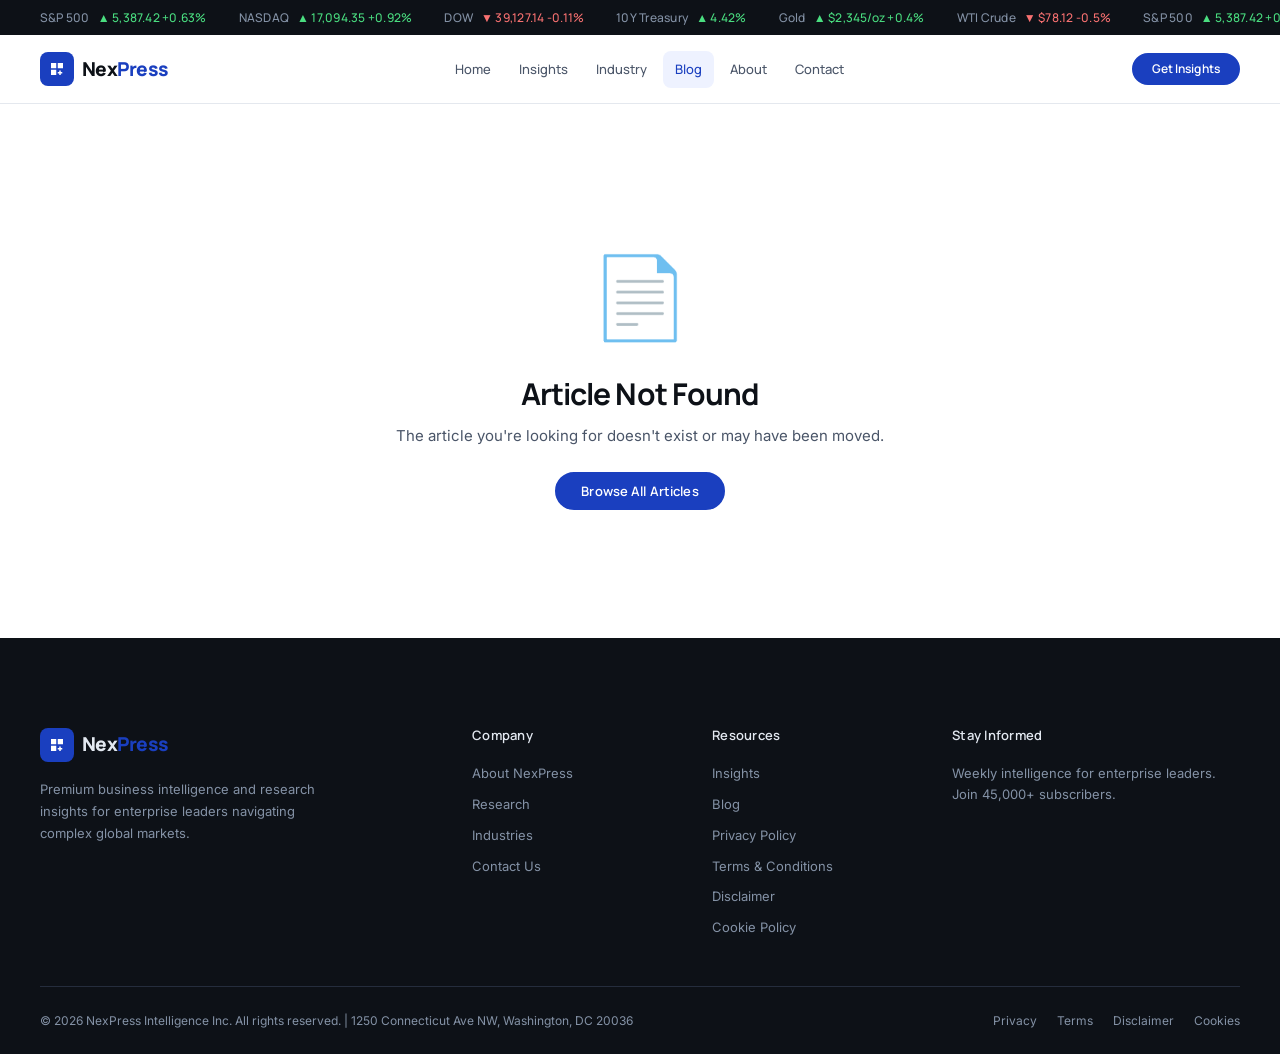
<file: blog-post.html>
<!DOCTYPE html>
<html lang="en">
<head>
  <meta charset="UTF-8">
  <meta name="viewport" content="width=device-width, initial-scale=1.0">
  <title id="pageTitle">Article — NexPress</title>
  <meta name="description" id="pageDesc" content="NexPress business intelligence article.">
  <link rel="stylesheet" href="css/style.css">
  <style>
    .post-hero {
      background: var(--c-ink);
      padding: clamp(3rem, 6vw, 6rem) 0 0;
      position: relative;
      overflow: hidden;
    }
    .post-hero::before {
      content:''; position:absolute; inset:0;
      background: linear-gradient(to bottom, rgba(13,17,23,0.7) 0%, var(--c-ink) 100%);
      z-index:1;
    }
    .post-hero-bg {
      position:absolute; inset:0; z-index:0;
      object-fit:cover; width:100%; height:100%; opacity:0.35;
    }
    .post-hero-inner { position:relative; z-index:2; max-width:860px; }
    .post-hero-cat {
      display:inline-flex; align-items:center;
      padding:0.35rem 0.875rem; background:rgba(26,63,191,0.25);
      border:1px solid rgba(26,63,191,0.4); border-radius:var(--r-pill);
      font-family:var(--ff-display); font-weight:var(--fw-semibold);
      font-size:var(--fs-xs); letter-spacing:var(--ls-wide); text-transform:uppercase;
      color:#7B93FF; margin-bottom:1.25rem;
    }
    .post-hero-title {
      font-family:var(--ff-display); font-weight:var(--fw-extrabold);
      font-size:clamp(var(--fs-2xl), 4.5vw, var(--fs-4xl));
      letter-spacing:var(--ls-tight); line-height:var(--lh-snug);
      color:#fff; margin-bottom:1.5rem;
    }
    .post-hero-meta {
      display:flex; align-items:center; gap:1.5rem; flex-wrap:wrap;
      font-size:var(--fs-sm); color:rgba(226,232,240,0.65); padding-bottom:2rem;
      font-family:var(--ff-display);
    }
    .post-hero-divider { width:1px; height:14px; background:rgba(226,232,240,0.25); }
    .post-featured-img {
      display:block; width:100%; max-width:860px;
      aspect-ratio:16/7; object-fit:cover;
      border-radius:var(--r-xl) var(--r-xl) 0 0;
      position:relative; z-index:2;
    }
    .post-body-wrap {
      display:grid; grid-template-columns:1fr 300px; gap:3rem; align-items:start;
      padding:3rem 0 5rem;
    }
    @media(max-width:900px){ .post-body-wrap{grid-template-columns:1fr;} .post-sidebar{display:none;} }
    .post-sidebar { position:sticky; top:100px; }
    .sidebar-card {
      background:var(--c-surface); border:1px solid var(--c-border);
      border-radius:var(--r-xl); padding:1.5rem; margin-bottom:1.25rem;
    }
    .sidebar-card-title { font-family:var(--ff-display); font-weight:var(--fw-bold); font-size:var(--fs-sm); color:var(--c-ink); margin-bottom:1rem; }
    .sidebar-tags { display:flex; flex-wrap:wrap; gap:0.5rem; }
    .sidebar-tag { padding:0.3rem 0.75rem; background:var(--c-bg); border:1px solid var(--c-border); border-radius:var(--r-pill); font-size:var(--fs-xs); color:var(--c-ink-3); font-family:var(--ff-display); font-weight:var(--fw-medium); }
    .related-item { display:flex; gap:0.875rem; padding:0.875rem 0; border-bottom:1px solid var(--c-border); text-decoration:none; }
    .related-item:last-child{border-bottom:none;}
    .related-img { width:60px; height:48px; object-fit:cover; border-radius:var(--r-sm); flex-shrink:0; }
    .related-title { font-family:var(--ff-display); font-weight:var(--fw-semibold); font-size:var(--fs-xs); color:var(--c-ink); line-height:1.4; }
    .related-cat { font-size:10px; color:var(--c-accent); font-family:var(--ff-display); font-weight:var(--fw-semibold); text-transform:uppercase; letter-spacing:0.05em; margin-bottom:0.25rem; }
    .share-btns { display:flex; gap:0.5rem; }
    .share-btn {
      flex:1; padding:0.6rem; border-radius:var(--r-md); border:1.5px solid var(--c-border);
      background:var(--c-bg); font-family:var(--ff-display); font-weight:var(--fw-semibold);
      font-size:var(--fs-xs); color:var(--c-ink-3); cursor:pointer; text-align:center;
      transition:all var(--trans-fast);
    }
    .share-btn:hover{background:var(--c-accent);border-color:var(--c-accent);color:#fff;}
    .post-footer-cta {
      background:linear-gradient(135deg,var(--c-accent),var(--c-accent-mid));
      border-radius:var(--r-2xl); padding:3rem; text-align:center; margin:3rem 0;
    }
    .post-footer-cta h3 { font-family:var(--ff-display); font-size:var(--fs-2xl); font-weight:var(--fw-extrabold); color:#fff; margin-bottom:0.75rem; }
    .post-footer-cta p { color:rgba(255,255,255,0.75); margin-bottom:1.5rem; }
    #notFound { text-align:center; padding:8rem 2rem; }
  </style>
</head>
<body>

<header class="navbar" id="siteNavbar" role="banner"></header>
<div id="siteModals"></div>

<main id="postMain"></main>

<div id="notFound" style="display:none;">
  <div class="container">
    <div style="font-size:5rem;margin-bottom:1rem;">📄</div>
    <h1 style="font-family:var(--ff-display);font-size:var(--fs-2xl);margin-bottom:0.75rem;">Article Not Found</h1>
    <p style="color:var(--c-ink-3);margin-bottom:1.5rem;">The article you're looking for doesn't exist or may have been moved.</p>
    <a href="blog.html" class="btn btn-primary">Browse All Articles</a>
  </div>
</div>

<footer class="footer" id="siteFooter"></footer>

<script src="data/blogs-data.js"></script>
<script src="js/page-shell.js"></script>
<script src="js/main.js"></script>
<script>PageShell.init('Blog');
(function() {
  const params = new URLSearchParams(window.location.search);
  const id = params.get('id');
  const main = document.getElementById('postMain');
  const notFound = document.getElementById('notFound');

  if (!id) { notFound.style.display = ''; return; }

  const blog = (typeof BLOGS_DATA !== 'undefined') ? BLOGS_DATA.find(b => b.id === id) : null;
  if (!blog) { notFound.style.display = ''; return; }

  document.title = blog.title + ' — NexPress';
  document.getElementById('pageTitle').textContent = blog.title + ' — NexPress';
  document.getElementById('pageDesc').content = blog.excerpt;

  const related = (typeof BLOGS_DATA !== 'undefined') ? BLOGS_DATA.filter(b => b.id !== id).slice(0, 3) : [];

  main.innerHTML = `
    <section class="post-hero">
      <img class="post-hero-bg" src="${blog.image}" alt="" aria-hidden="true">
      <div class="container">
        <div class="post-hero-inner">
          <nav class="breadcrumb" aria-label="Breadcrumb">
            <a href="index.html">Home</a>
            <span class="breadcrumb-sep" aria-hidden="true">›</span>
            <a href="blog.html">Blog</a>
            <span class="breadcrumb-sep" aria-hidden="true">›</span>
            <span>${blog.category}</span>
          </nav>
          <div class="post-hero-cat">${blog.category}</div>
          <h1 class="post-hero-title">${blog.title}</h1>
          <div class="post-hero-meta">
            <span>${blog.author}</span>
            <span class="post-hero-divider"></span>
            <span>${blog.date}</span>
            <span class="post-hero-divider"></span>
            <span>${blog.readTime}</span>
          </div>
        </div>
        <img class="post-featured-img" src="${blog.image}" alt="${blog.title}" loading="eager">
      </div>
    </section>

    <section style="background:var(--c-bg);">
      <div class="container">
        <div class="post-body-wrap">
          <article>
            <div class="post-content">${blog.content}</div>
            
            ${related.length ? `
            <section aria-labelledby="related-heading">
              <h2 id="related-heading" style="font-family:var(--ff-display);font-size:var(--fs-xl);font-weight:var(--fw-extrabold);color:var(--c-ink);margin-bottom:1.5rem;">More Insights</h2>
              <div class="grid-3">
                ${related.map(r => `
                <a href="blog-post.html?id=${r.id}" class="blog-card" style="text-decoration:none;">
                  <div class="blog-card-image"><img src="${r.image}" alt="${r.title}" loading="lazy"></div>
                  <div class="blog-card-body">
                    <div class="blog-card-meta"><span class="blog-card-cat">${r.category}</span><span class="blog-card-date">${r.date}</span></div>
                    <h3 class="blog-card-title">${r.title}</h3>
                    <div class="blog-card-footer"><span class="blog-card-read">Read More <svg fill="none" viewBox="0 0 24 24" stroke="currentColor" stroke-width="2"><path d="M5 12h14M12 5l7 7-7 7"/></svg></span></div>
                  </div>
                </a>`).join('')}
              </div>
            </section>` : ''}
          </article>

          <aside class="post-sidebar" aria-label="Article sidebar">
            <div class="sidebar-card">
              <div class="sidebar-card-title">Share This Article</div>
              <div class="share-btns">
                <button class="share-btn" onclick="window.open('https://twitter.com/intent/tweet?text='+encodeURIComponent(document.title)+'&url='+encodeURIComponent(location.href))">𝕏 Twitter</button>
                <button class="share-btn" onclick="window.open('https://www.linkedin.com/sharing/share-offsite/?url='+encodeURIComponent(location.href))">in LinkedIn</button>
              </div>
            </div>
            <div class="sidebar-card">
              <div class="sidebar-card-title">Tags</div>
              <div class="sidebar-tags">${(blog.tags || []).map(t => `<span class="sidebar-tag">${t}</span>`).join('')}</div>
            </div>
            ${related.length ? `
            <div class="sidebar-card">
              <div class="sidebar-card-title">Related Articles</div>
              ${related.map(r => `
              <a href="blog-post.html?id=${r.id}" class="related-item">
                <img class="related-img" src="${r.image}" alt="${r.title}" loading="lazy">
                <div><div class="related-cat">${r.category}</div><div class="related-title">${r.title}</div></div>
              </a>`).join('')}
            </div>` : ''}
            <div class="sidebar-card" style="background:var(--c-accent);border-color:var(--c-accent);">
              <div style="font-family:var(--ff-display);font-weight:var(--fw-bold);color:#fff;margin-bottom:0.5rem;">Get Weekly Insights</div>
              <p style="font-size:var(--fs-xs);color:rgba(255,255,255,0.8);margin-bottom:1rem;line-height:1.6;">Join 45,000+ leaders who read NexPress every week.</p>
              <button class="btn btn-white btn-sm" data-cta style="width:100%;justify-content:center;">Subscribe Free</button>
            </div>
          </aside>
        </div>
      </div>
    </section>
  `;
})();
</script>

</body>
</html>
</file>
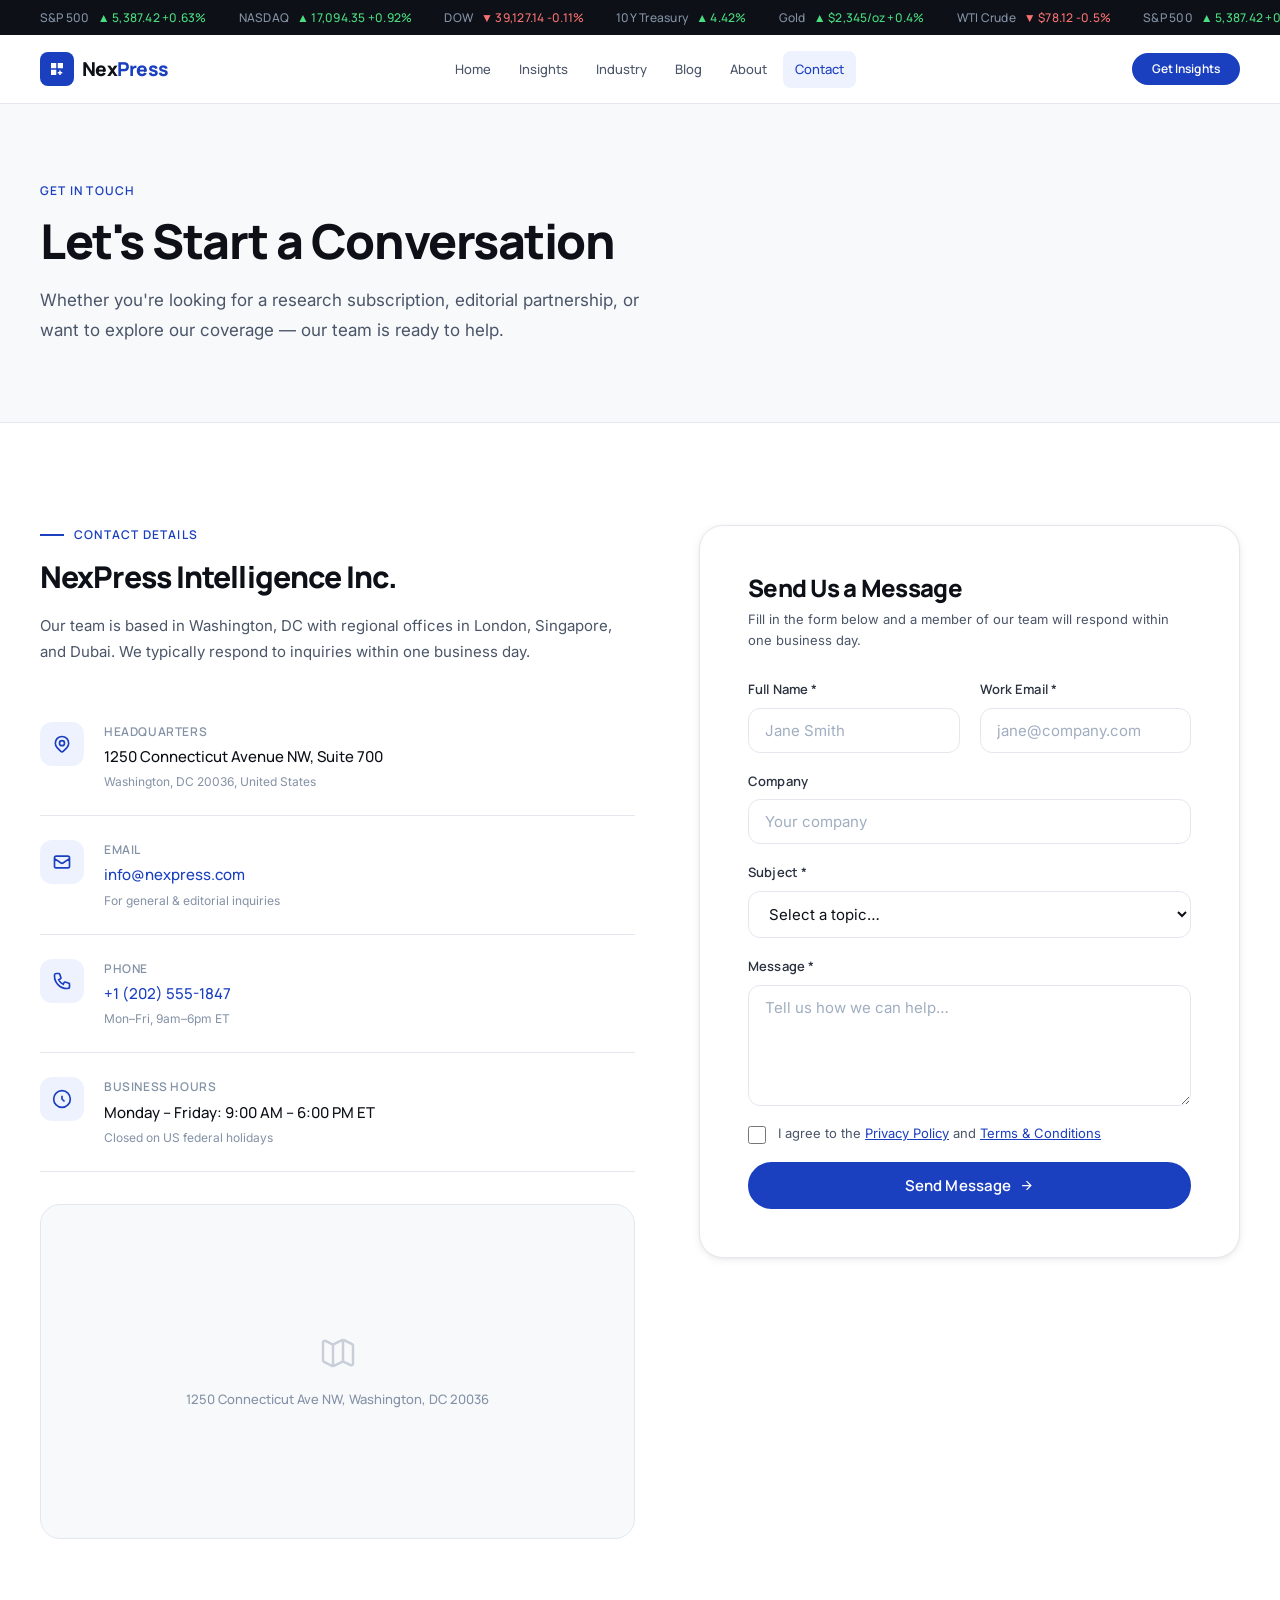
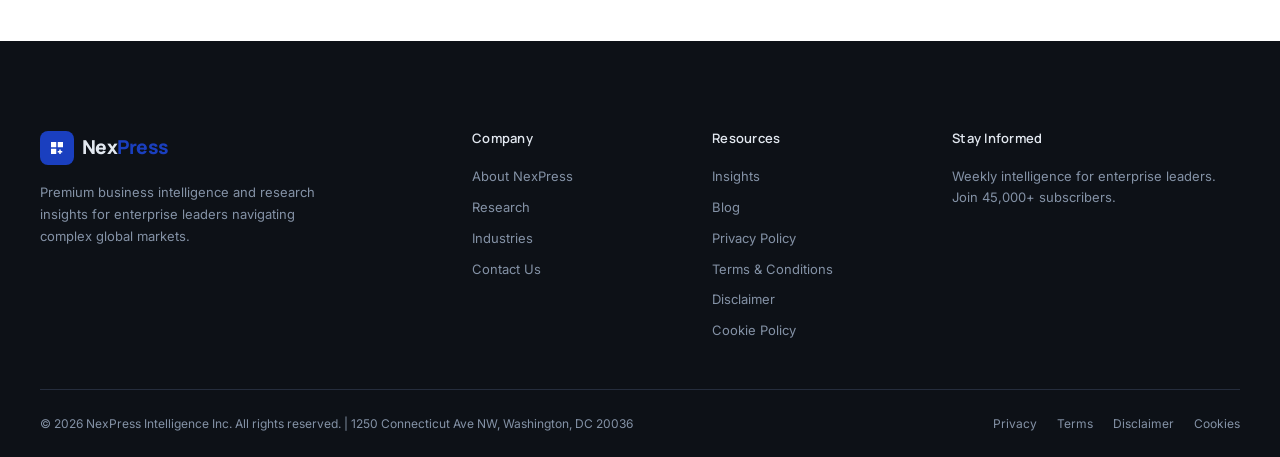
<file: contact.html>
<!DOCTYPE html>
<html lang="en">
<head>
  <meta charset="UTF-8">
  <meta name="viewport" content="width=device-width, initial-scale=1.0">
  <title>Contact — NexPress Business Intelligence</title>
  <meta name="description" content="Get in touch with the NexPress team. We're here to help with research subscriptions, editorial partnerships, and media inquiries.">
  <link rel="stylesheet" href="css/style.css">
  <style>
    .contact-layout { display:grid; grid-template-columns:1.1fr 1fr; gap:4rem; align-items:start; }
    @media(max-width:860px){ .contact-layout{grid-template-columns:1fr;} }
    .contact-form-card { background:var(--c-bg); border:1px solid var(--c-border); border-radius:var(--r-2xl); padding:clamp(2rem,4vw,3rem); box-shadow:var(--shadow-sm); }
    .form-success { display:none; text-align:center; padding:3rem 1rem; }
    .form-success-icon { width:64px; height:64px; background:var(--c-accent-soft); border-radius:50%; display:flex; align-items:center; justify-content:center; margin:0 auto 1.25rem; }
    .form-success-icon svg { width:32px; height:32px; color:var(--c-accent); }
  </style>
</head>
<body>
  <header class="navbar" id="siteNavbar" role="banner"></header>
  <div id="siteModals"></div>

  <main>
    <section class="page-hero">
      <div class="container">
        <div class="page-hero-eyebrow">Get In Touch</div>
        <h1 class="page-hero-title">Let's Start a Conversation</h1>
        <p class="page-hero-lead">Whether you're looking for a research subscription, editorial partnership, or want to explore our coverage — our team is ready to help.</p>
      </div>
    </section>

    <section class="section">
      <div class="container">
        <div class="contact-layout">
          <!-- Info Side -->
          <div>
            <div class="section-eyebrow">Contact Details</div>
            <h2 class="section-title" style="font-size:var(--fs-2xl);">NexPress Intelligence Inc.</h2>
            <p style="font-size:var(--fs-base);color:var(--c-ink-3);line-height:var(--lh-relaxed);margin-bottom:2rem;">Our team is based in Washington, DC with regional offices in London, Singapore, and Dubai. We typically respond to inquiries within one business day.</p>

            <div>
              <div class="contact-info-item">
                <div class="contact-info-icon" aria-hidden="true">
                  <svg fill="none" viewBox="0 0 24 24" stroke="currentColor" stroke-width="2"><path d="M17.657 16.657 13.414 20.9a1.998 1.998 0 0 1-2.827 0l-4.244-4.243a8 8 0 1 1 11.314 0z"/><path d="M15 11a3 3 0 1 1-6 0 3 3 0 0 1 6 0z"/></svg>
                </div>
                <div>
                  <div class="contact-info-label">Headquarters</div>
                  <div class="contact-info-value">1250 Connecticut Avenue NW, Suite 700</div>
                  <div class="contact-info-sub">Washington, DC 20036, United States</div>
                </div>
              </div>
              <div class="contact-info-item">
                <div class="contact-info-icon" aria-hidden="true">
                  <svg fill="none" viewBox="0 0 24 24" stroke="currentColor" stroke-width="2"><path d="M3 8l7.89 5.26a2 2 0 0 0 2.22 0L21 8M5 19h14a2 2 0 0 0 2-2V7a2 2 0 0 0-2-2H5a2 2 0 0 0-2 2v10a2 2 0 0 0 2 2z"/></svg>
                </div>
                <div>
                  <div class="contact-info-label">Email</div>
                  <div class="contact-info-value"><a href="mailto:info@nexpress.com" style="color:var(--c-accent);">info@nexpress.com</a></div>
                  <div class="contact-info-sub">For general &amp; editorial inquiries</div>
                </div>
              </div>
              <div class="contact-info-item">
                <div class="contact-info-icon" aria-hidden="true">
                  <svg fill="none" viewBox="0 0 24 24" stroke="currentColor" stroke-width="2"><path d="M3 5a2 2 0 0 1 2-2h3.28a1 1 0 0 1 .948.684l1.498 4.493a1 1 0 0 1-.502 1.21l-2.257 1.13a11.042 11.042 0 0 0 5.516 5.516l1.13-2.257a1 1 0 0 1 1.21-.502l4.493 1.498a1 1 0 0 1 .684.949V19a2 2 0 0 1-2 2h-1C9.716 21 3 14.284 3 6V5z"/></svg>
                </div>
                <div>
                  <div class="contact-info-label">Phone</div>
                  <div class="contact-info-value"><a href="tel:+12025551847" style="color:var(--c-accent);">+1 (202) 555-1847</a></div>
                  <div class="contact-info-sub">Mon–Fri, 9am–6pm ET</div>
                </div>
              </div>
              <div class="contact-info-item">
                <div class="contact-info-icon" aria-hidden="true">
                  <svg fill="none" viewBox="0 0 24 24" stroke="currentColor" stroke-width="2"><circle cx="12" cy="12" r="10"/><path d="M12 8v4l3 3"/></svg>
                </div>
                <div>
                  <div class="contact-info-label">Business Hours</div>
                  <div class="contact-info-value">Monday – Friday: 9:00 AM – 6:00 PM ET</div>
                  <div class="contact-info-sub">Closed on US federal holidays</div>
                </div>
              </div>
            </div>

            <!-- Map Placeholder -->
            <div class="map-placeholder" style="margin-top:2rem;" aria-label="Map placeholder">
              <svg fill="none" viewBox="0 0 24 24" stroke="currentColor" stroke-width="1.5"><path d="M9 20l-5.447-2.724A1 1 0 0 1 3 16.382V5.618a1 1 0 0 1 1.447-.894L9 7m0 13 6-3m-6 3V7m6 10 4.553 2.276A1 1 0 0 0 21 18.382V7.618a1 1 0 0 0-.553-.894L15 4m0 13V4m0 0L9 7"/></svg>
              <p>1250 Connecticut Ave NW, Washington, DC 20036</p>
            </div>
          </div>

          <!-- Form Side -->
          <div class="contact-form-card reveal">
            <div id="contactFormWrap">
              <h2 style="font-family:var(--ff-display);font-size:var(--fs-xl);font-weight:var(--fw-extrabold);color:var(--c-ink);margin-bottom:0.375rem;">Send Us a Message</h2>
              <p style="font-size:var(--fs-sm);color:var(--c-ink-3);margin-bottom:1.75rem;line-height:1.6;">Fill in the form below and a member of our team will respond within one business day.</p>
              <form id="contactForm" novalidate style="display:flex;flex-direction:column;gap:1.125rem;">
                <div class="form-grid">
                  <div class="form-group">
                    <label class="form-label" for="cName">Full Name *</label>
                    <input class="form-input" id="cName" type="text" placeholder="Jane Smith" required autocomplete="name">
                  </div>
                  <div class="form-group">
                    <label class="form-label" for="cEmail">Work Email *</label>
                    <input class="form-input" id="cEmail" type="email" placeholder="jane@company.com" required autocomplete="email">
                  </div>
                </div>
                <div class="form-group">
                  <label class="form-label" for="cCompany">Company</label>
                  <input class="form-input" id="cCompany" type="text" placeholder="Your company" autocomplete="organization">
                </div>
                <div class="form-group">
                  <label class="form-label" for="cSubject">Subject *</label>
                  <select class="form-input" id="cSubject" required>
                    <option value="" disabled selected>Select a topic…</option>
                    <option>Research Subscription</option>
                    <option>Research Inquiry</option>
                    <option>Custom Research Request</option>
                    <option>Media &amp; Press Inquiry</option>
                    <option>Partnership &amp; Licensing</option>
                    <option>General Inquiry</option>
                  </select>
                </div>
                <div class="form-group">
                  <label class="form-label" for="cMessage">Message *</label>
                  <textarea class="form-input" id="cMessage" rows="5" placeholder="Tell us how we can help…" required></textarea>
                </div>
                <label class="checkbox-wrap">
                  <input type="checkbox" id="cConsent" required>
                  <span class="checkbox-label">I agree to the <a href="privacy-policy.html">Privacy Policy</a> and <a href="terms.html">Terms &amp; Conditions</a></span>
                </label>
                <button type="submit" class="btn btn-primary btn-lg" id="cSubmit" disabled style="justify-content:center;">
                  Send Message
                  <svg fill="none" viewBox="0 0 24 24" stroke="currentColor" stroke-width="2"><path d="M5 12h14M12 5l7 7-7 7"/></svg>
                </button>
              </form>
            </div>
            <div class="form-success" id="contactSuccess">
              <div class="form-success-icon"><svg fill="none" viewBox="0 0 24 24" stroke="currentColor" stroke-width="2.5"><path d="M20 6 9 17l-5-5"/></svg></div>
              <h3 style="font-family:var(--ff-display);font-size:var(--fs-xl);font-weight:var(--fw-extrabold);color:var(--c-ink);margin-bottom:0.5rem;">Message Sent!</h3>
              <p style="font-size:var(--fs-sm);color:var(--c-ink-3);line-height:1.6;max-width:320px;margin:0 auto;">Thank you for reaching out. A member of our team will be in touch at <strong id="successEmail"></strong> within one business day.</p>
            </div>
          </div>
        </div>
      </div>
    </section>

    
  </main>

  <footer class="footer" id="siteFooter"></footer>

  <script src="js/page-shell.js"></script>
  <script src="js/main.js"></script>
  <script>
    PageShell.init('Contact');
    // Contact form logic
    const consent = document.getElementById('cConsent');
    const submitBtn = document.getElementById('cSubmit');
    if(consent && submitBtn) {
      consent.addEventListener('change', () => { submitBtn.disabled = !consent.checked; });
    }
    document.getElementById('contactForm')?.addEventListener('submit', e => {
      e.preventDefault();
      const email = document.getElementById('cEmail')?.value;
      document.getElementById('successEmail').textContent = email || 'your email';
      document.getElementById('contactFormWrap').style.display = 'none';
      document.getElementById('contactSuccess').style.display = 'block';
    });
  </script>
</body>
</html>
</file>
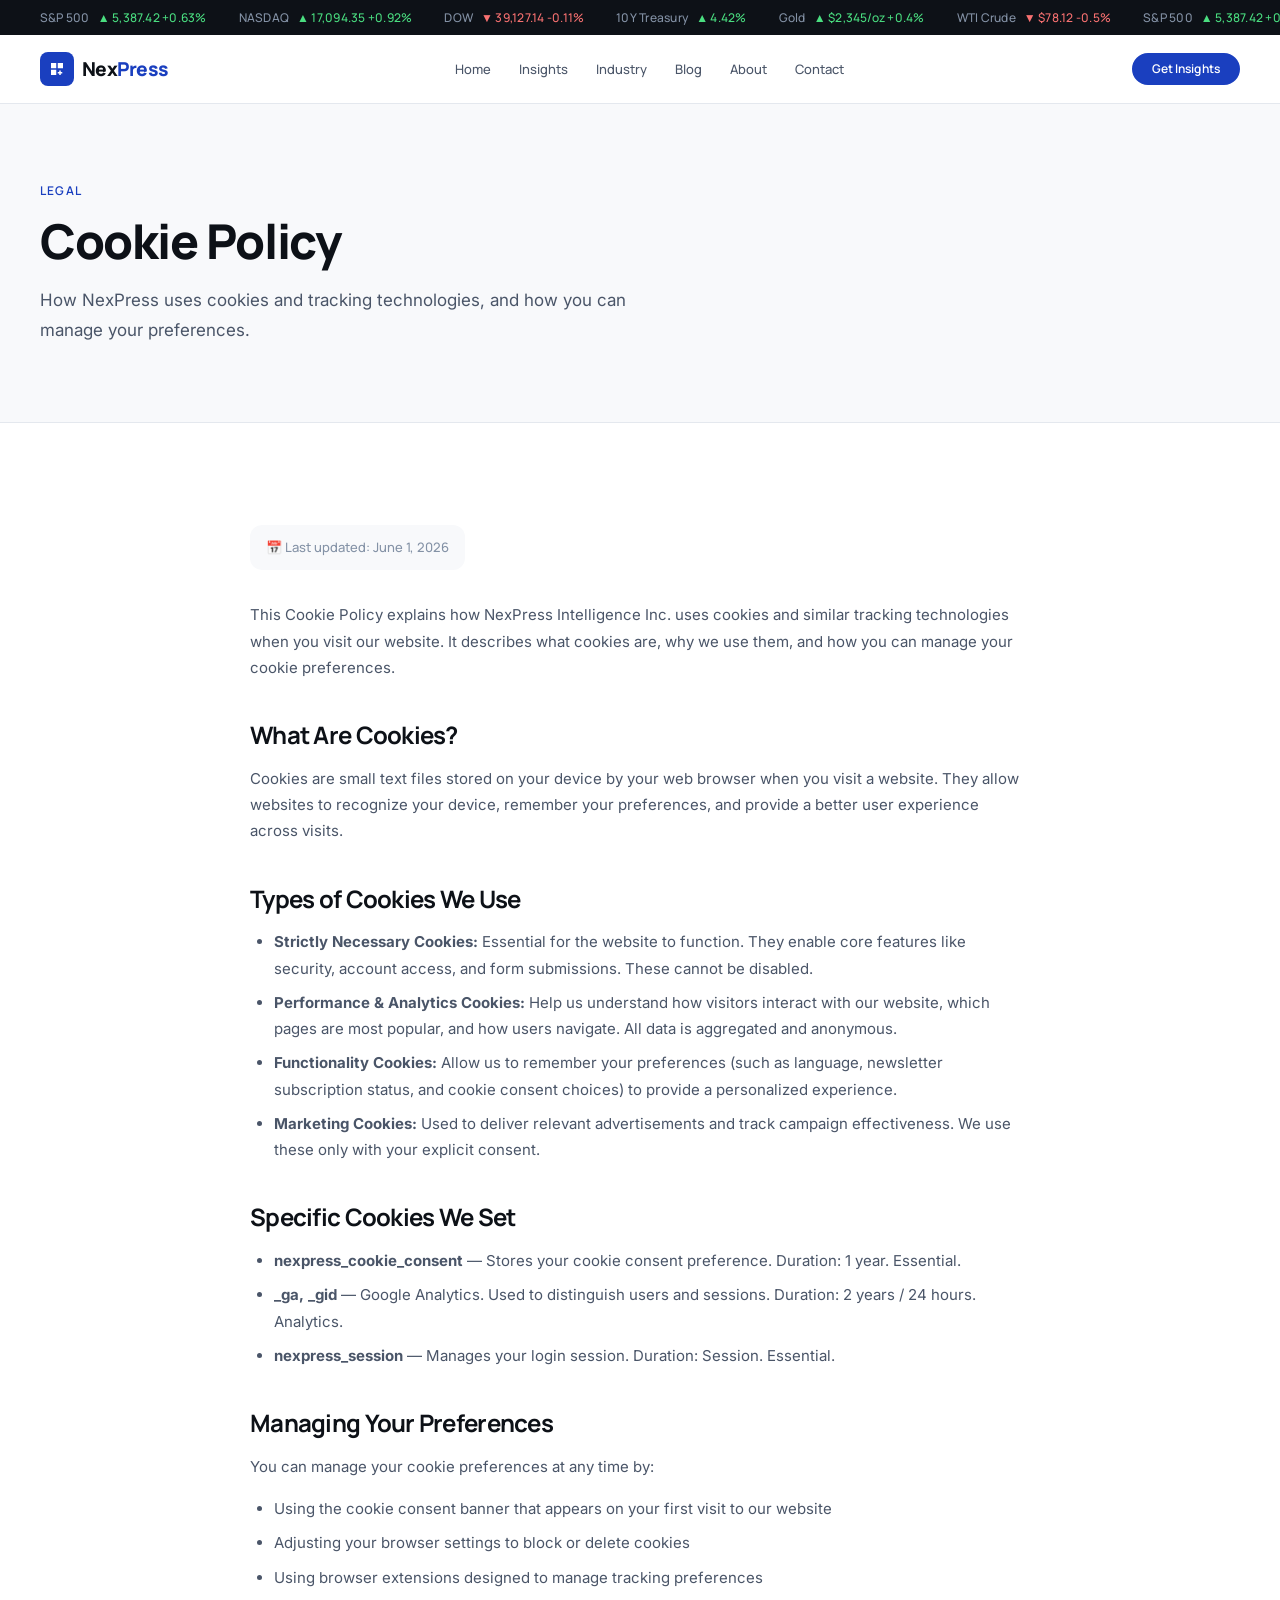
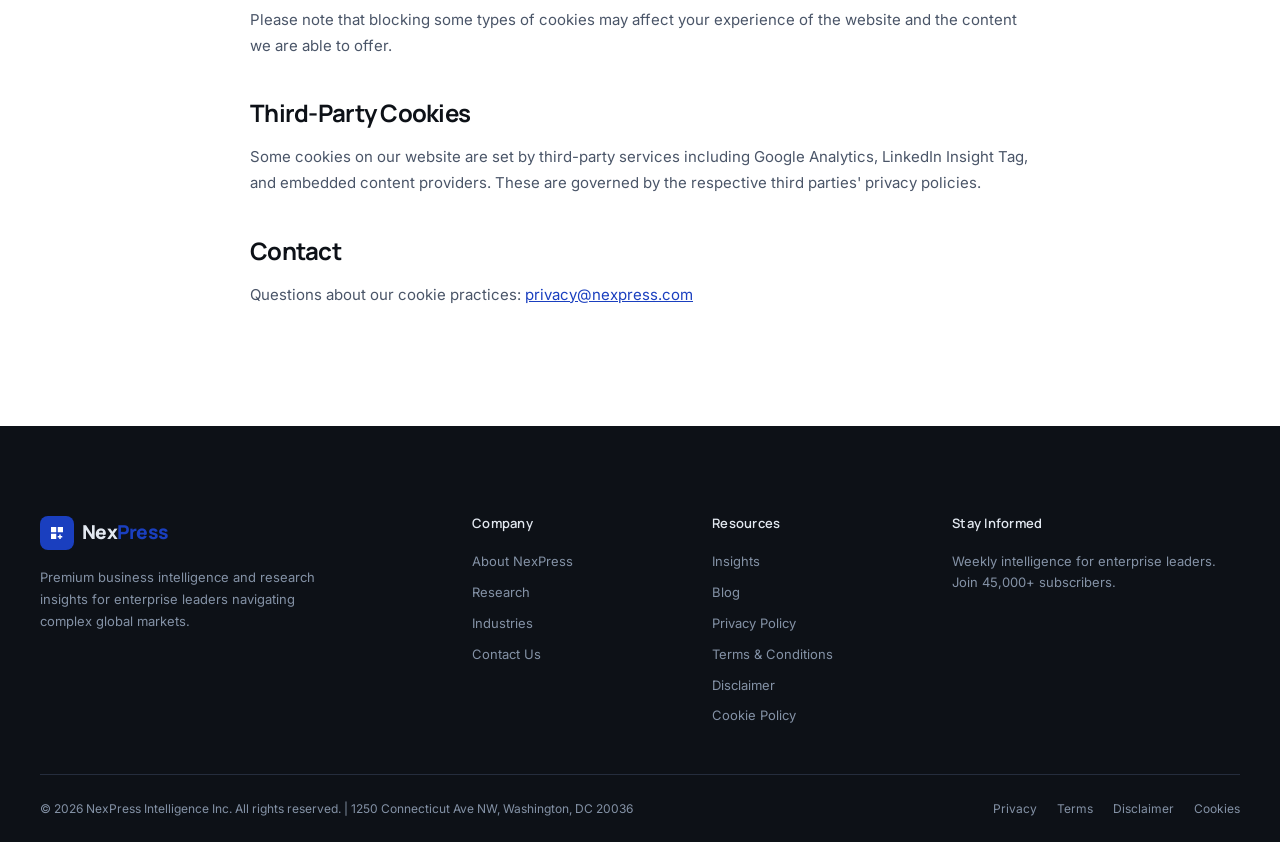
<file: cookie-policy.html>
<!DOCTYPE html>
<html lang="en">
<head>
  <meta charset="UTF-8">
  <meta name="viewport" content="width=device-width, initial-scale=1.0">
  <title>Cookie Policy — NexPress</title>
  <meta name="description" content="NexPress Cookie Policy — how we use cookies and how to manage your preferences.">
  <link rel="stylesheet" href="css/style.css">
</head>
<body>
  <header class="navbar" id="siteNavbar" role="banner"></header>
  <div id="siteModals"></div>
  <main>
    <section class="page-hero"><div class="container">
      <div class="page-hero-eyebrow">Legal</div>
      <h1 class="page-hero-title">Cookie Policy</h1>
      <p class="page-hero-lead">How NexPress uses cookies and tracking technologies, and how you can manage your preferences.</p>
    </div></section>
    <section class="section"><div class="container">
      <div class="legal-content">
        <div class="legal-updated">📅 Last updated: June 1, 2026</div>
        <p>This Cookie Policy explains how NexPress Intelligence Inc. uses cookies and similar tracking technologies when you visit our website. It describes what cookies are, why we use them, and how you can manage your cookie preferences.</p>
        <h2>What Are Cookies?</h2>
        <p>Cookies are small text files stored on your device by your web browser when you visit a website. They allow websites to recognize your device, remember your preferences, and provide a better user experience across visits.</p>
        <h2>Types of Cookies We Use</h2>
        <ul>
          <li><strong>Strictly Necessary Cookies:</strong> Essential for the website to function. They enable core features like security, account access, and form submissions. These cannot be disabled.</li>
          <li><strong>Performance &amp; Analytics Cookies:</strong> Help us understand how visitors interact with our website, which pages are most popular, and how users navigate. All data is aggregated and anonymous.</li>
          <li><strong>Functionality Cookies:</strong> Allow us to remember your preferences (such as language, newsletter subscription status, and cookie consent choices) to provide a personalized experience.</li>
          <li><strong>Marketing Cookies:</strong> Used to deliver relevant advertisements and track campaign effectiveness. We use these only with your explicit consent.</li>
        </ul>
        <h2>Specific Cookies We Set</h2>
        <ul>
          <li><strong>nexpress_cookie_consent</strong> — Stores your cookie consent preference. Duration: 1 year. Essential.</li>
          <li><strong>_ga, _gid</strong> — Google Analytics. Used to distinguish users and sessions. Duration: 2 years / 24 hours. Analytics.</li>
          <li><strong>nexpress_session</strong> — Manages your login session. Duration: Session. Essential.</li>
        </ul>
        <h2>Managing Your Preferences</h2>
        <p>You can manage your cookie preferences at any time by:</p>
        <ul>
          <li>Using the cookie consent banner that appears on your first visit to our website</li>
          <li>Adjusting your browser settings to block or delete cookies</li>
          <li>Using browser extensions designed to manage tracking preferences</li>
        </ul>
        <p>Please note that blocking some types of cookies may affect your experience of the website and the content we are able to offer.</p>
        <h2>Third-Party Cookies</h2>
        <p>Some cookies on our website are set by third-party services including Google Analytics, LinkedIn Insight Tag, and embedded content providers. These are governed by the respective third parties' privacy policies.</p>
        <h2>Contact</h2>
        <p>Questions about our cookie practices: <a href="mailto:info@nexpress.com">privacy@nexpress.com</a></p>
      </div>
    </div></section>
  </main>
  <footer class="footer" id="siteFooter"></footer>
  <script src="js/page-shell.js"></script>
  <script src="js/main.js"></script>
  <script>PageShell.init('');</script>
</body>
</html>
</file>
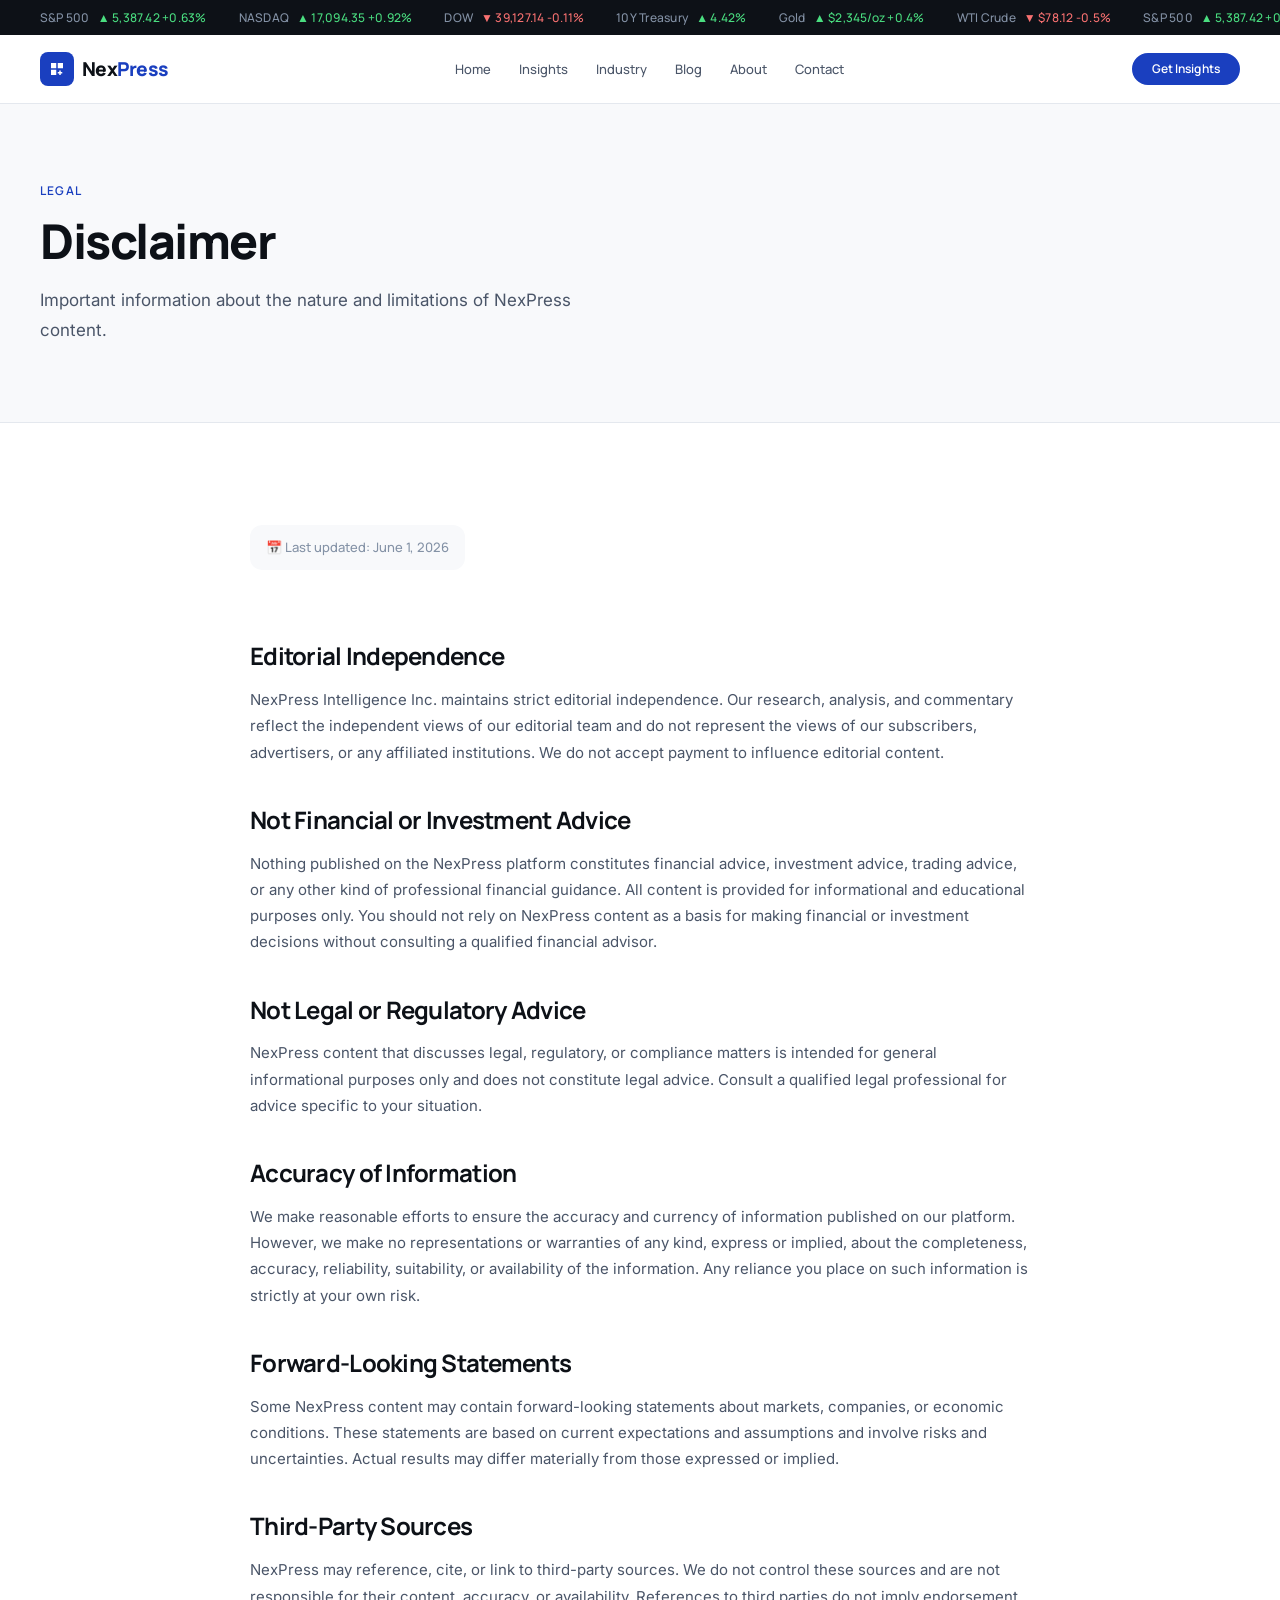
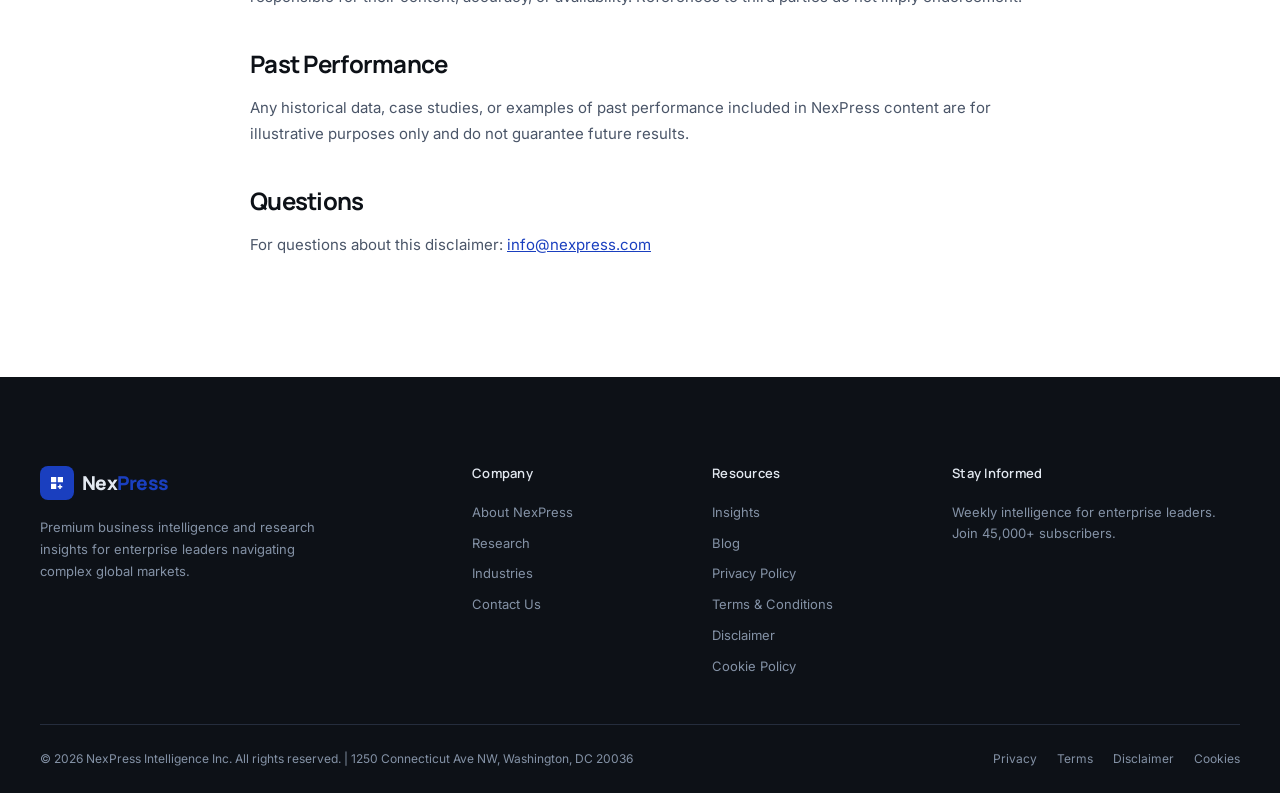
<file: disclaimer.html>
<!DOCTYPE html>
<html lang="en">
<head>
  <meta charset="UTF-8">
  <meta name="viewport" content="width=device-width, initial-scale=1.0">
  <title>Disclaimer — NexPress</title>
  <meta name="description" content="NexPress editorial disclaimer regarding the nature and use of our business intelligence content.">
  <link rel="stylesheet" href="css/style.css">
</head>
<body>
  <header class="navbar" id="siteNavbar" role="banner"></header>
  <div id="siteModals"></div>
  <main>
    <section class="page-hero"><div class="container">
      <div class="page-hero-eyebrow">Legal</div>
      <h1 class="page-hero-title">Disclaimer</h1>
      <p class="page-hero-lead">Important information about the nature and limitations of NexPress content.</p>
    </div></section>
    <section class="section"><div class="container">
      <div class="legal-content">
        <div class="legal-updated">📅 Last updated: June 1, 2026</div>
        <h2>Editorial Independence</h2>
        <p>NexPress Intelligence Inc. maintains strict editorial independence. Our research, analysis, and commentary reflect the independent views of our editorial team and do not represent the views of our subscribers, advertisers, or any affiliated institutions. We do not accept payment to influence editorial content.</p>
        <h2>Not Financial or Investment Advice</h2>
        <p>Nothing published on the NexPress platform constitutes financial advice, investment advice, trading advice, or any other kind of professional financial guidance. All content is provided for informational and educational purposes only. You should not rely on NexPress content as a basis for making financial or investment decisions without consulting a qualified financial advisor.</p>
        <h2>Not Legal or Regulatory Advice</h2>
        <p>NexPress content that discusses legal, regulatory, or compliance matters is intended for general informational purposes only and does not constitute legal advice. Consult a qualified legal professional for advice specific to your situation.</p>
        <h2>Accuracy of Information</h2>
        <p>We make reasonable efforts to ensure the accuracy and currency of information published on our platform. However, we make no representations or warranties of any kind, express or implied, about the completeness, accuracy, reliability, suitability, or availability of the information. Any reliance you place on such information is strictly at your own risk.</p>
        <h2>Forward-Looking Statements</h2>
        <p>Some NexPress content may contain forward-looking statements about markets, companies, or economic conditions. These statements are based on current expectations and assumptions and involve risks and uncertainties. Actual results may differ materially from those expressed or implied.</p>
        <h2>Third-Party Sources</h2>
        <p>NexPress may reference, cite, or link to third-party sources. We do not control these sources and are not responsible for their content, accuracy, or availability. References to third parties do not imply endorsement.</p>
        <h2>Past Performance</h2>
        <p>Any historical data, case studies, or examples of past performance included in NexPress content are for illustrative purposes only and do not guarantee future results.</p>
        <h2>Questions</h2>
        <p>For questions about this disclaimer: <a href="mailto:info@nexpress.com">info@nexpress.com</a></p>
      </div>
    </div></section>
  </main>
  <footer class="footer" id="siteFooter"></footer>
  <script src="js/page-shell.js"></script>
  <script src="js/main.js"></script>
  <script>PageShell.init('');</script>
</body>
</html>
</file>
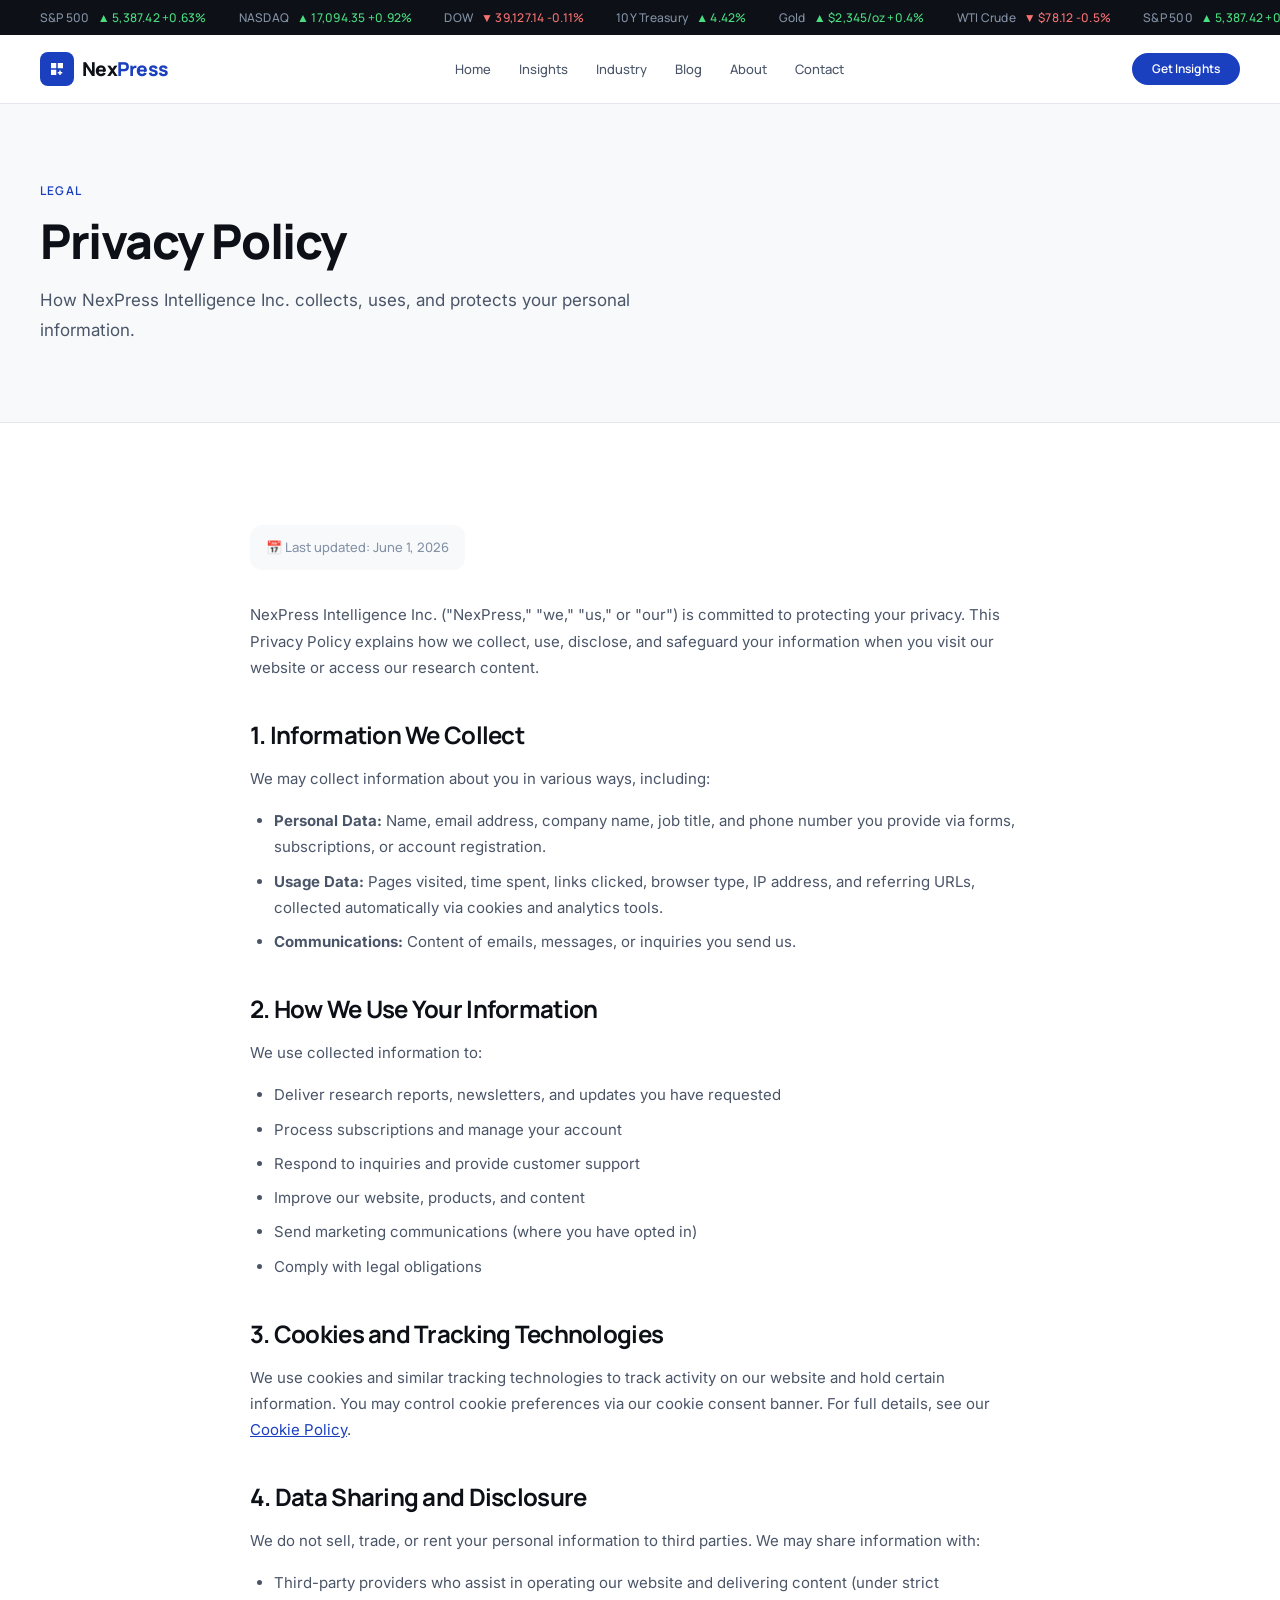
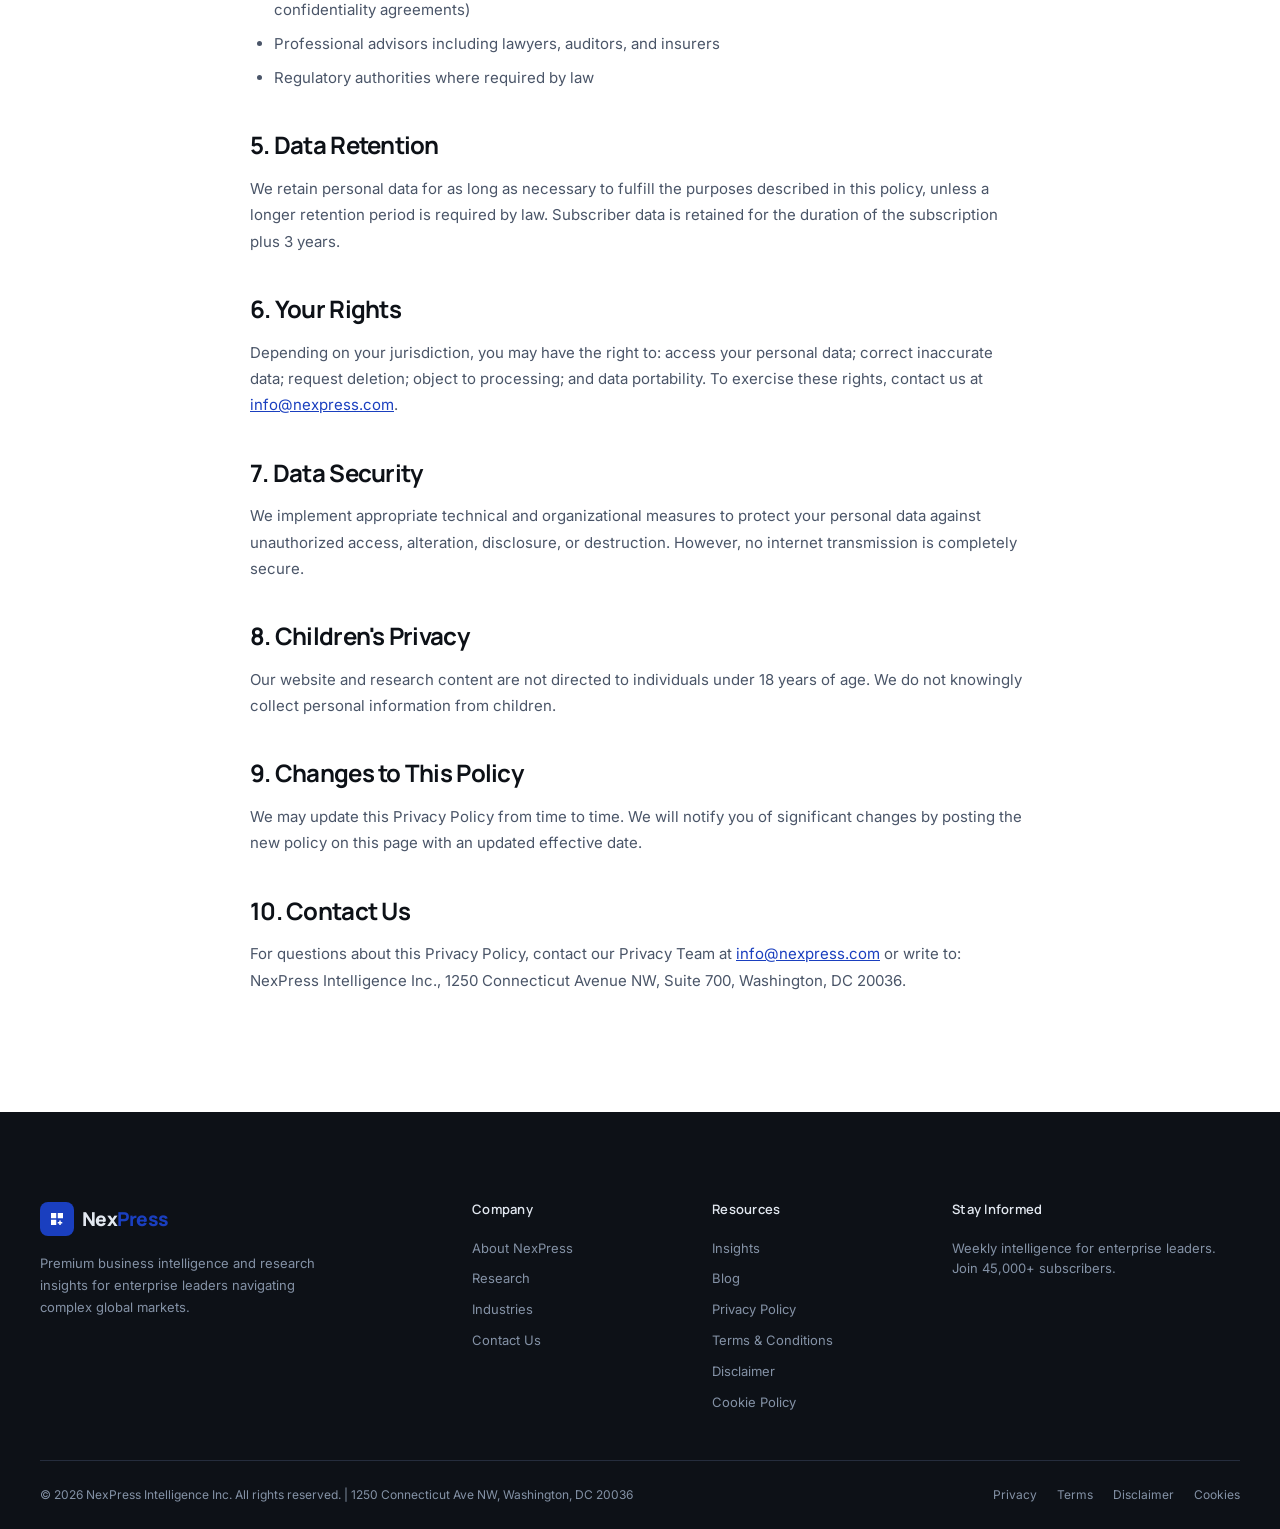
<file: privacy-policy.html>
<!DOCTYPE html>
<html lang="en">
<head>
  <meta charset="UTF-8">
  <meta name="viewport" content="width=device-width, initial-scale=1.0">
  <title>Privacy Policy — NexPress</title>
  <meta name="description" content="NexPress Privacy Policy — how we collect, use, and protect your personal data.">
  <link rel="stylesheet" href="css/style.css">
</head>
<body>
  <header class="navbar" id="siteNavbar" role="banner"></header>
  <div id="siteModals"></div>
  <main>
    <section class="page-hero"><div class="container">
      <div class="page-hero-eyebrow">Legal</div>
      <h1 class="page-hero-title">Privacy Policy</h1>
      <p class="page-hero-lead">How NexPress Intelligence Inc. collects, uses, and protects your personal information.</p>
    </div></section>
    <section class="section"><div class="container">
      <div class="legal-content">
        <div class="legal-updated">📅 Last updated: June 1, 2026</div>
        <p>NexPress Intelligence Inc. ("NexPress," "we," "us," or "our") is committed to protecting your privacy. This Privacy Policy explains how we collect, use, disclose, and safeguard your information when you visit our website or access our research content.</p>
        <h2>1. Information We Collect</h2>
        <p>We may collect information about you in various ways, including:</p>
        <ul>
          <li><strong>Personal Data:</strong> Name, email address, company name, job title, and phone number you provide via forms, subscriptions, or account registration.</li>
          <li><strong>Usage Data:</strong> Pages visited, time spent, links clicked, browser type, IP address, and referring URLs, collected automatically via cookies and analytics tools.</li>
          <li><strong>Communications:</strong> Content of emails, messages, or inquiries you send us.</li>
        </ul>
        <h2>2. How We Use Your Information</h2>
        <p>We use collected information to:</p>
        <ul>
          <li>Deliver research reports, newsletters, and updates you have requested</li>
          <li>Process subscriptions and manage your account</li>
          <li>Respond to inquiries and provide customer support</li>
          <li>Improve our website, products, and content</li>
          <li>Send marketing communications (where you have opted in)</li>
          <li>Comply with legal obligations</li>
        </ul>
        <h2>3. Cookies and Tracking Technologies</h2>
        <p>We use cookies and similar tracking technologies to track activity on our website and hold certain information. You may control cookie preferences via our cookie consent banner. For full details, see our <a href="cookie-policy.html">Cookie Policy</a>.</p>
        <h2>4. Data Sharing and Disclosure</h2>
        <p>We do not sell, trade, or rent your personal information to third parties. We may share information with:</p>
        <ul>
          <li>Third-party providers who assist in operating our website and delivering content (under strict confidentiality agreements)</li>
          <li>Professional advisors including lawyers, auditors, and insurers</li>
          <li>Regulatory authorities where required by law</li>
        </ul>
        <h2>5. Data Retention</h2>
        <p>We retain personal data for as long as necessary to fulfill the purposes described in this policy, unless a longer retention period is required by law. Subscriber data is retained for the duration of the subscription plus 3 years.</p>
        <h2>6. Your Rights</h2>
        <p>Depending on your jurisdiction, you may have the right to: access your personal data; correct inaccurate data; request deletion; object to processing; and data portability. To exercise these rights, contact us at <a href="mailto:info@nexpress.com">info@nexpress.com</a>.</p>
        <h2>7. Data Security</h2>
        <p>We implement appropriate technical and organizational measures to protect your personal data against unauthorized access, alteration, disclosure, or destruction. However, no internet transmission is completely secure.</p>
        <h2>8. Children's Privacy</h2>
        <p>Our website and research content are not directed to individuals under 18 years of age. We do not knowingly collect personal information from children.</p>
        <h2>9. Changes to This Policy</h2>
        <p>We may update this Privacy Policy from time to time. We will notify you of significant changes by posting the new policy on this page with an updated effective date.</p>
        <h2>10. Contact Us</h2>
        <p>For questions about this Privacy Policy, contact our Privacy Team at <a href="mailto:info@nexpress.com">info@nexpress.com</a> or write to: NexPress Intelligence Inc., 1250 Connecticut Avenue NW, Suite 700, Washington, DC 20036.</p>
      </div>
    </div></section>
  </main>
  <footer class="footer" id="siteFooter"></footer>
  <script src="js/page-shell.js"></script>
  <script src="js/main.js"></script>
  <script>PageShell.init('');</script>
</body>
</html>
</file>
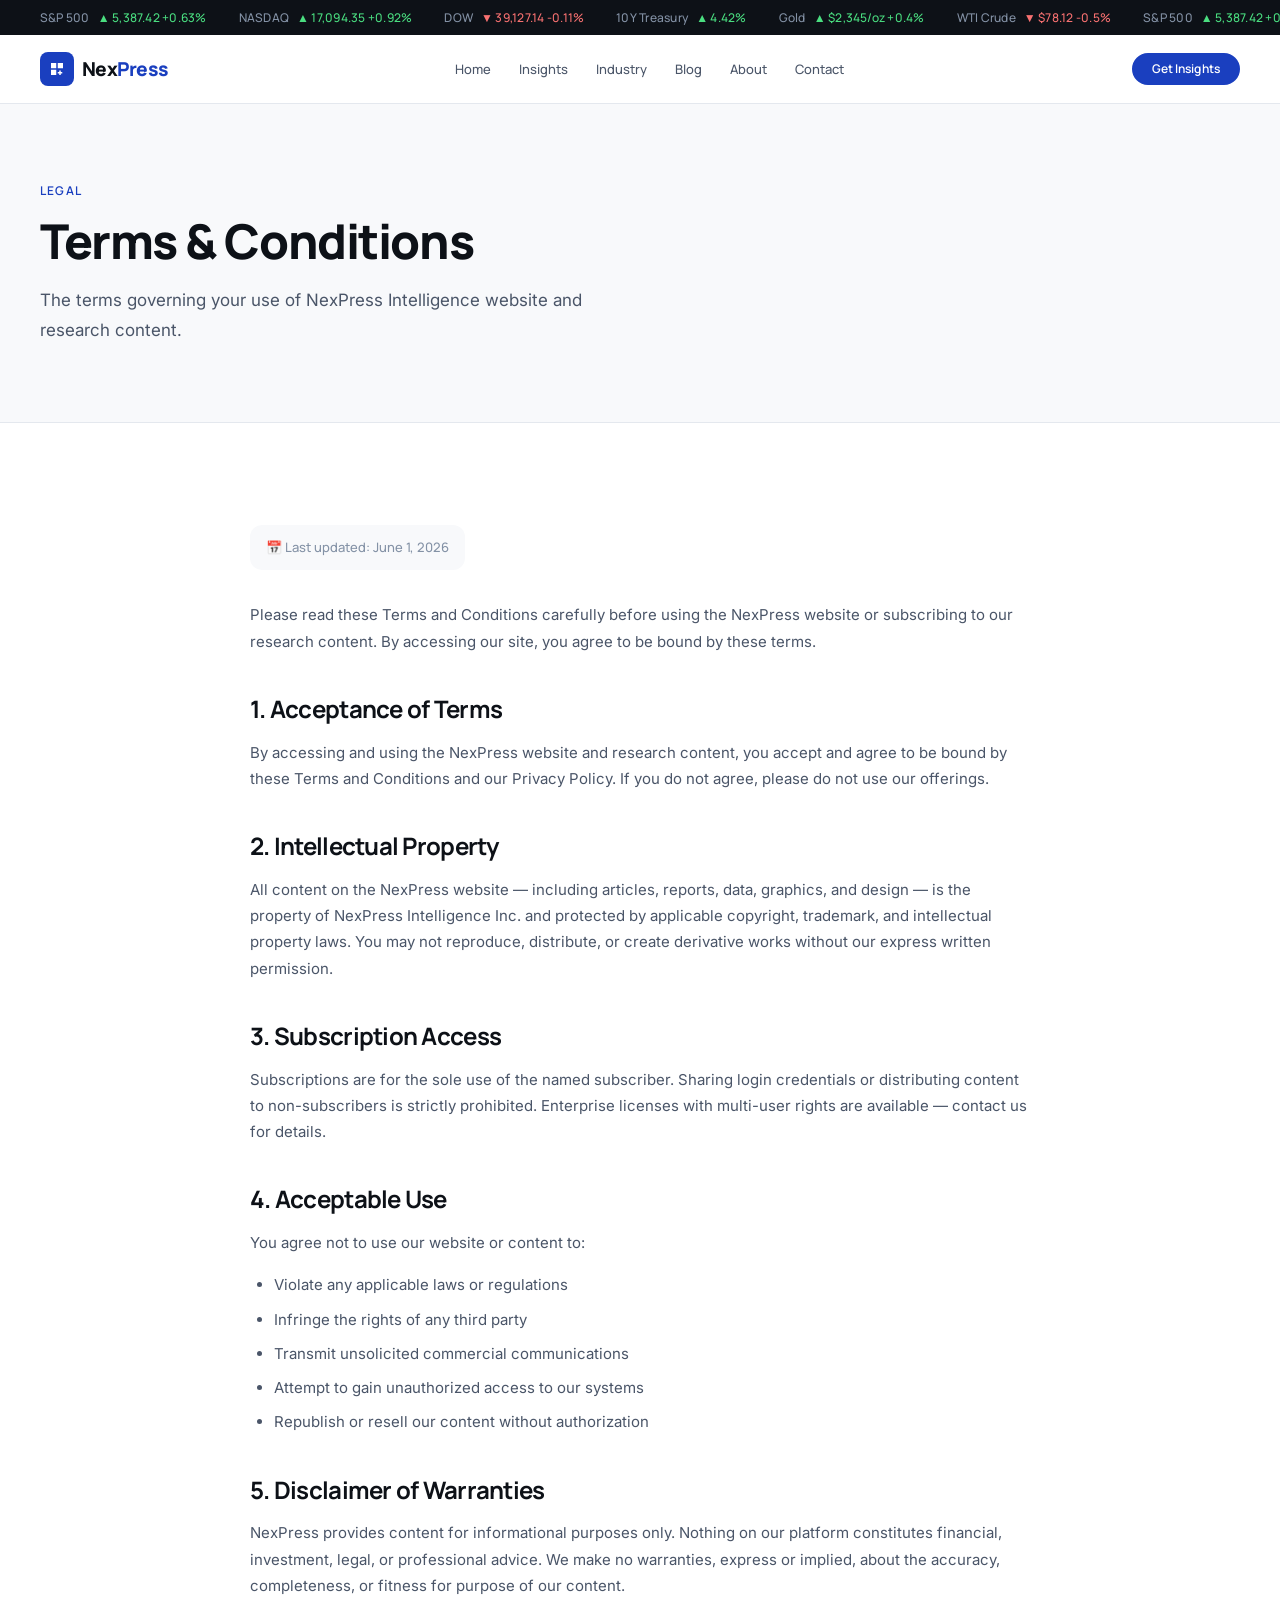
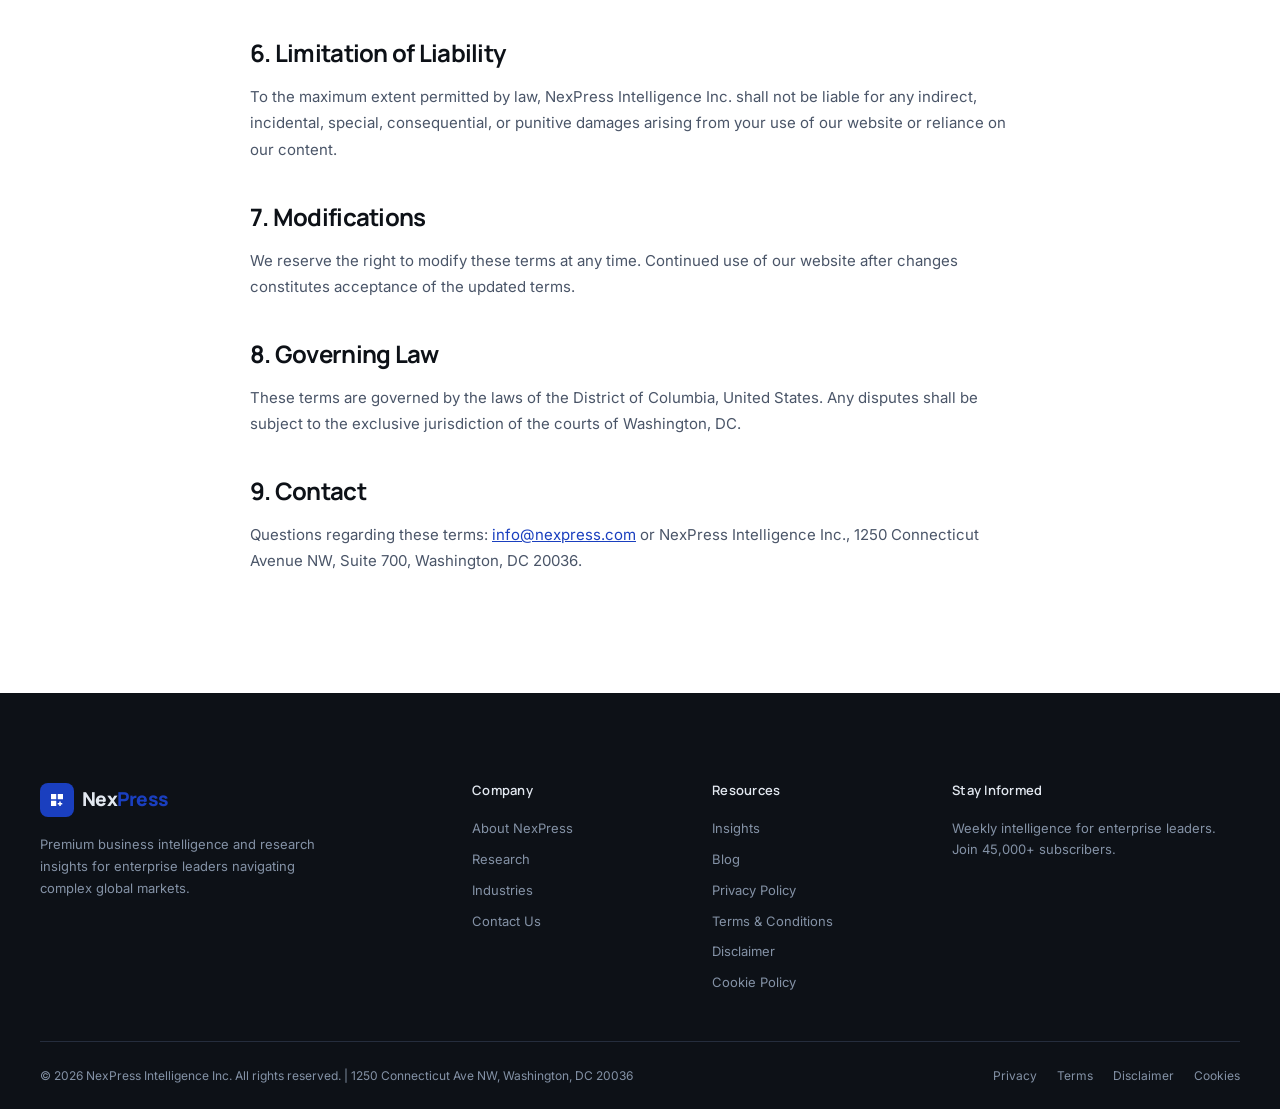
<file: terms.html>
<!DOCTYPE html>
<html lang="en">
<head>
  <meta charset="UTF-8">
  <meta name="viewport" content="width=device-width, initial-scale=1.0">
  <title>Terms &amp; Conditions — NexPress</title>
  <meta name="description" content="NexPress Terms and Conditions governing use of our website and research content.">
  <link rel="stylesheet" href="css/style.css">
</head>
<body>
  <header class="navbar" id="siteNavbar" role="banner"></header>
  <div id="siteModals"></div>
  <main>
    <section class="page-hero"><div class="container">
      <div class="page-hero-eyebrow">Legal</div>
      <h1 class="page-hero-title">Terms &amp; Conditions</h1>
      <p class="page-hero-lead">The terms governing your use of NexPress Intelligence website and research content.</p>
    </div></section>
    <section class="section"><div class="container">
      <div class="legal-content">
        <div class="legal-updated">📅 Last updated: June 1, 2026</div>
        <p>Please read these Terms and Conditions carefully before using the NexPress website or subscribing to our research content. By accessing our site, you agree to be bound by these terms.</p>
        <h2>1. Acceptance of Terms</h2>
        <p>By accessing and using the NexPress website and research content, you accept and agree to be bound by these Terms and Conditions and our Privacy Policy. If you do not agree, please do not use our offerings.</p>
        <h2>2. Intellectual Property</h2>
        <p>All content on the NexPress website — including articles, reports, data, graphics, and design — is the property of NexPress Intelligence Inc. and protected by applicable copyright, trademark, and intellectual property laws. You may not reproduce, distribute, or create derivative works without our express written permission.</p>
        <h2>3. Subscription Access</h2>
        <p>Subscriptions are for the sole use of the named subscriber. Sharing login credentials or distributing content to non-subscribers is strictly prohibited. Enterprise licenses with multi-user rights are available — contact us for details.</p>
        <h2>4. Acceptable Use</h2>
        <p>You agree not to use our website or content to:</p>
        <ul>
          <li>Violate any applicable laws or regulations</li>
          <li>Infringe the rights of any third party</li>
          <li>Transmit unsolicited commercial communications</li>
          <li>Attempt to gain unauthorized access to our systems</li>
          <li>Republish or resell our content without authorization</li>
        </ul>
        <h2>5. Disclaimer of Warranties</h2>
        <p>NexPress provides content for informational purposes only. Nothing on our platform constitutes financial, investment, legal, or professional advice. We make no warranties, express or implied, about the accuracy, completeness, or fitness for purpose of our content.</p>
        <h2>6. Limitation of Liability</h2>
        <p>To the maximum extent permitted by law, NexPress Intelligence Inc. shall not be liable for any indirect, incidental, special, consequential, or punitive damages arising from your use of our website or reliance on our content.</p>
        <h2>7. Modifications</h2>
        <p>We reserve the right to modify these terms at any time. Continued use of our website after changes constitutes acceptance of the updated terms.</p>
        <h2>8. Governing Law</h2>
        <p>These terms are governed by the laws of the District of Columbia, United States. Any disputes shall be subject to the exclusive jurisdiction of the courts of Washington, DC.</p>
        <h2>9. Contact</h2>
        <p>Questions regarding these terms: <a href="mailto:info@nexpress.com">info@nexpress.com</a> or NexPress Intelligence Inc., 1250 Connecticut Avenue NW, Suite 700, Washington, DC 20036.</p>
      </div>
    </div></section>
  </main>
  <footer class="footer" id="siteFooter"></footer>
  <script src="js/page-shell.js"></script>
  <script src="js/main.js"></script>
  <script>PageShell.init('');</script>
</body>
</html>
</file>
<file: css/style.css>
/* ============================================================
   NexPress — Global Design System & CSS
   Typography: Manrope (display/UI) + Inter (body)
   Palette: White, Near-black, Slate blue-grey, Accent indigo
   ============================================================ */

@import url('https://fonts.googleapis.com/css2?family=Manrope:wght@300;400;500;600;700;800&family=Inter:wght@300;400;500;600&display=swap');

/* --- Design Tokens --- */
:root {
  --c-bg:          #FFFFFF;
  --c-surface:     #F8F9FB;
  --c-surface-alt: #F1F3F8;
  --c-border:      #E4E8EE;
  --c-border-soft: #EEF0F5;

  --c-ink:         #0D1117;
  --c-ink-2:       #2C3340;
  --c-ink-3:       #4A5568;
  --c-ink-4:       #8492A6;
  --c-ink-5:       #A0AEC0;

  --c-accent:      #1A3FBF;
  --c-accent-dark: #112D96;
  --c-accent-soft: #EEF2FF;
  --c-accent-mid:  #3B5BDB;

  --c-success:     #0B8F5E;
  --c-warn:        #D48A0C;

  --c-dark:        #0D1117;
  --c-dark-surface:#161B26;
  --c-dark-border: #252D3D;
  --c-dark-text:   #E2E8F0;
  --c-dark-muted:  #8492A6;

  --ff-display:    'Manrope', sans-serif;
  --ff-body:       'Inter', sans-serif;

  --fw-light:      300;
  --fw-regular:    400;
  --fw-medium:     500;
  --fw-semibold:   600;
  --fw-bold:       700;
  --fw-extrabold:  800;

  --fs-xs:   0.75rem;
  --fs-sm:   0.8125rem;
  --fs-base: 0.9375rem;
  --fs-md:   1.0625rem;
  --fs-lg:   1.25rem;
  --fs-xl:   1.5rem;
  --fs-2xl:  1.875rem;
  --fs-3xl:  2.375rem;
  --fs-4xl:  3rem;
  --fs-5xl:  3.75rem;
  --fs-hero: 4.5rem;

  --lh-tight:  1.2;
  --lh-snug:   1.35;
  --lh-normal: 1.6;
  --lh-relaxed:1.75;

  --ls-tight:  -0.03em;
  --ls-normal: -0.01em;
  --ls-wide:   0.05em;
  --ls-wider:  0.1em;

  --r-sm:   8px;
  --r-md:   12px;
  --r-lg:   16px;
  --r-xl:   20px;
  --r-2xl:  24px;
  --r-pill: 100px;

  --shadow-xs: 0 1px 3px rgba(13,17,23,0.06), 0 1px 2px rgba(13,17,23,0.04);
  --shadow-sm: 0 2px 8px rgba(13,17,23,0.07), 0 1px 3px rgba(13,17,23,0.04);
  --shadow-md: 0 4px 16px rgba(13,17,23,0.09), 0 2px 6px rgba(13,17,23,0.05);
  --shadow-lg: 0 8px 32px rgba(13,17,23,0.12), 0 4px 12px rgba(13,17,23,0.06);
  --shadow-xl: 0 16px 48px rgba(13,17,23,0.14), 0 6px 18px rgba(13,17,23,0.08);

  --trans-fast:   150ms ease;
  --trans-base:   250ms ease;
  --trans-slow:   400ms cubic-bezier(0.4, 0, 0.2, 1);

  --container-max: 1280px;
  --container-wide: 1440px;
  --gutter: clamp(1.25rem, 4vw, 2.5rem);
}

/* --- Reset & Base --- */
*, *::before, *::after { box-sizing: border-box; margin: 0; padding: 0; }

html {
  scroll-behavior: smooth;
  -webkit-text-size-adjust: 100%;
  font-size: 16px;
}

body {
  font-family: var(--ff-body);
  font-weight: var(--fw-regular);
  font-size: var(--fs-base);
  line-height: var(--lh-normal);
  color: var(--c-ink-2);
  background: var(--c-bg);
  -webkit-font-smoothing: antialiased;
  -moz-osx-font-smoothing: grayscale;
  overflow-x: hidden;
}

img { max-width: 100%; height: auto; display: block; }
a { color: inherit; text-decoration: none; }
ul, ol { list-style: none; }
button { cursor: pointer; border: none; background: none; font-family: inherit; }
input, textarea, select { font-family: inherit; }

/* --- Typography --- */
h1,h2,h3,h4,h5,h6 {
  font-family: var(--ff-display);
  font-weight: var(--fw-bold);
  line-height: var(--lh-tight);
  letter-spacing: var(--ls-tight);
  color: var(--c-ink);
}

/* --- Layout Containers --- */
.container {
  width: 100%;
  max-width: var(--container-max);
  margin: 0 auto;
  padding-left: var(--gutter);
  padding-right: var(--gutter);
}
.container-wide {
  width: 100%;
  max-width: var(--container-wide);
  margin: 0 auto;
  padding-left: var(--gutter);
  padding-right: var(--gutter);
}
.container-narrow {
  width: 100%;
  max-width: 780px;
  margin: 0 auto;
  padding-left: var(--gutter);
  padding-right: var(--gutter);
}

/* --- Button System --- */
.btn {
  display: inline-flex;
  align-items: center;
  gap: 0.5rem;
  padding: 0.65rem 1.5rem;
  border-radius: var(--r-pill);
  font-family: var(--ff-display);
  font-weight: var(--fw-semibold);
  font-size: var(--fs-sm);
  letter-spacing: 0.01em;
  line-height: 1;
  transition: all var(--trans-base);
  white-space: nowrap;
  cursor: pointer;
  text-decoration: none;
}
.btn-primary {
  background: var(--c-accent);
  color: #fff;
  border: 2px solid var(--c-accent);
}
.btn-primary:hover {
  background: var(--c-accent-dark);
  border-color: var(--c-accent-dark);
  transform: translateY(-1px);
  box-shadow: 0 6px 20px rgba(26,63,191,0.3);
}
.btn-secondary {
  background: transparent;
  color: var(--c-accent);
  border: 2px solid var(--c-accent);
}
.btn-secondary:hover {
  background: var(--c-accent);
  color: #fff;
  transform: translateY(-1px);
}
.btn-ghost {
  background: transparent;
  color: var(--c-ink-2);
  border: 2px solid var(--c-border);
}
.btn-ghost:hover {
  border-color: var(--c-accent);
  color: var(--c-accent);
  transform: translateY(-1px);
}
.btn-white {
  background: #fff;
  color: var(--c-accent);
  border: 2px solid #fff;
}
.btn-white:hover {
  background: var(--c-accent-soft);
  border-color: var(--c-accent-soft);
  transform: translateY(-1px);
}
.btn-lg {
  padding: 0.875rem 2.25rem;
  font-size: var(--fs-base);
}
.btn-sm {
  padding: 0.5rem 1.125rem;
  font-size: var(--fs-xs);
}
.btn svg { width: 1em; height: 1em; flex-shrink: 0; }

/* --- Category Badge --- */
.badge {
  display: inline-flex;
  align-items: center;
  gap: 0.3rem;
  padding: 0.3rem 0.75rem;
  border-radius: var(--r-pill);
  font-family: var(--ff-display);
  font-weight: var(--fw-semibold);
  font-size: var(--fs-xs);
  letter-spacing: var(--ls-wide);
  text-transform: uppercase;
}
.badge-accent { background: var(--c-accent-soft); color: var(--c-accent); }
.badge-dark   { background: var(--c-ink); color: #fff; }
.badge-surface{ background: var(--c-surface-alt); color: var(--c-ink-3); }

/* --- Section Spacing --- */
.section { padding: clamp(4rem, 8vw, 7rem) 0; }
.section-sm { padding: clamp(2.5rem, 5vw, 4rem) 0; }
.section-lg { padding: clamp(5rem, 10vw, 9rem) 0; }

/* --- Section Header --- */
.section-header {
  margin-bottom: clamp(2.5rem, 5vw, 4rem);
}
.section-eyebrow {
  font-family: var(--ff-display);
  font-weight: var(--fw-semibold);
  font-size: var(--fs-xs);
  letter-spacing: var(--ls-wider);
  text-transform: uppercase;
  color: var(--c-accent);
  margin-bottom: 0.75rem;
  display: flex;
  align-items: center;
  gap: 0.625rem;
}
.section-eyebrow::before {
  content: '';
  display: block;
  width: 24px;
  height: 2px;
  background: var(--c-accent);
  flex-shrink: 0;
}
.section-title {
  font-size: clamp(var(--fs-2xl), 3.5vw, var(--fs-3xl));
  font-weight: var(--fw-extrabold);
  letter-spacing: var(--ls-tight);
  color: var(--c-ink);
  line-height: var(--lh-snug);
  margin-bottom: 1rem;
}
.section-lead {
  font-size: var(--fs-md);
  color: var(--c-ink-3);
  line-height: var(--lh-relaxed);
  max-width: 560px;
}
.section-header-row {
  display: flex;
  justify-content: space-between;
  align-items: flex-end;
  gap: 1.5rem;
}
@media (max-width: 600px) {
  .section-header-row { flex-direction: column; align-items: flex-start; }
}

/* --- Card Component --- */
.card {
  background: var(--c-bg);
  border: 1px solid var(--c-border);
  border-radius: var(--r-xl);
  overflow: hidden;
  transition: all var(--trans-base);
}
.card:hover {
  box-shadow: var(--shadow-lg);
  transform: translateY(-3px);
  border-color: var(--c-border-soft);
}

.research-card {
  background: var(--c-bg);
  border: 1px solid var(--c-border);
  border-radius: var(--r-xl);
  padding: 2rem;
  transition: all var(--trans-base);
}
.research-card:hover {
  box-shadow: var(--shadow-lg);
  transform: translateY(-3px);
  border-color: var(--c-border-soft);
}
.research-icon {
  width: 52px;
  height: 52px;
  border-radius: 18px;
  display: grid;
  place-items: center;
  background: var(--c-accent-soft);
  color: var(--c-accent);
  margin-bottom: 1.25rem;
}
.research-title {
  font-size: 1.25rem;
  margin-bottom: 0.85rem;
}
.research-desc {
  color: var(--c-ink-3);
  line-height: var(--lh-relaxed);
  margin-bottom: 1.5rem;
}
.research-link {
  display: inline-flex;
  align-items: center;
  gap: 0.5rem;
  color: var(--c-accent);
  font-weight: var(--fw-semibold);
  transition: color var(--trans-fast);
}
.research-link:hover {
  color: var(--c-accent-dark);
}

/* --- Divider --- */
.divider {
  width: 100%;
  height: 1px;
  background: var(--c-border);
}

/* --- Grid System --- */
.grid-2 { display: grid; grid-template-columns: repeat(2, 1fr); gap: 1.5rem; }
.grid-3 { display: grid; grid-template-columns: repeat(3, 1fr); gap: 1.5rem; }
.grid-4 { display: grid; grid-template-columns: repeat(4, 1fr); gap: 1.5rem; }
@media (max-width: 1024px) {
  .grid-4 { grid-template-columns: repeat(2, 1fr); }
  .grid-3 { grid-template-columns: repeat(2, 1fr); }
}
@media (max-width: 640px) {
  .grid-4, .grid-3, .grid-2 { grid-template-columns: 1fr; }
}

/* --- Utility Classes --- */
.text-center { text-align: center; }
.text-right  { text-align: right; }
.text-accent { color: var(--c-accent); }
.text-muted  { color: var(--c-ink-4); }
.text-small  { font-size: var(--fs-sm); }
.text-xs     { font-size: var(--fs-xs); }
.fw-bold     { font-weight: var(--fw-bold); }
.fw-semibold { font-weight: var(--fw-semibold); }
.fw-medium   { font-weight: var(--fw-medium); }
.ff-display  { font-family: var(--ff-display); }
.sr-only { position:absolute; width:1px; height:1px; overflow:hidden; clip:rect(0,0,0,0); white-space:nowrap; }
.flex        { display: flex; }
.flex-center { display: flex; align-items: center; justify-content: center; }
.gap-1       { gap: 0.5rem; }
.gap-2       { gap: 1rem; }
.gap-3       { gap: 1.5rem; }
.mt-0        { margin-top: 0; }
.mt-1        { margin-top: 0.5rem; }
.mt-2        { margin-top: 1rem; }
.mt-3        { margin-top: 1.5rem; }
.mt-4        { margin-top: 2rem; }
.mb-0        { margin-bottom: 0; }
.mb-2        { margin-bottom: 1rem; }
.mb-3        { margin-bottom: 1.5rem; }
.d-none      { display: none !important; }

/* --- Form Elements --- */
.form-group { display: flex; flex-direction: column; gap: 0.5rem; }
.form-label {
  font-family: var(--ff-display);
  font-weight: var(--fw-semibold);
  font-size: var(--fs-sm);
  color: var(--c-ink-2);
  letter-spacing: 0.01em;
}
.form-input {
  padding: 0.75rem 1rem;
  border: 1.5px solid var(--c-border);
  border-radius: var(--r-md);
  font-size: var(--fs-base);
  color: var(--c-ink);
  background: var(--c-bg);
  transition: border-color var(--trans-fast), box-shadow var(--trans-fast);
  outline: none;
  width: 100%;
}
.form-input:focus {
  border-color: var(--c-accent);
  box-shadow: 0 0 0 3px rgba(26,63,191,0.1);
}
.form-input::placeholder { color: var(--c-ink-5); }
textarea.form-input { resize: vertical; min-height: 120px; }
.form-grid { display: grid; grid-template-columns: 1fr 1fr; gap: 1.25rem; }
@media (max-width: 580px) { .form-grid { grid-template-columns: 1fr; } }

/* --- Checkbox --- */
.checkbox-wrap {
  display: flex;
  align-items: flex-start;
  gap: 0.75rem;
  cursor: pointer;
}
.checkbox-wrap input[type="checkbox"] {
  width: 18px;
  height: 18px;
  min-width: 18px;
  accent-color: var(--c-accent);
  margin-top: 2px;
  cursor: pointer;
}
.checkbox-label { font-size: var(--fs-sm); color: var(--c-ink-3); line-height: 1.5; }
.checkbox-label a { color: var(--c-accent); text-decoration: underline; }

/* --- Scroll Reveal Animation --- */
.reveal {
  opacity: 0;
  transform: translateY(28px);
  transition: opacity 0.6s ease, transform 0.6s ease;
}
.reveal.visible {
  opacity: 1;
  transform: translateY(0);
}
.reveal-delay-1 { transition-delay: 0.1s; }
.reveal-delay-2 { transition-delay: 0.2s; }
.reveal-delay-3 { transition-delay: 0.3s; }
.reveal-delay-4 { transition-delay: 0.4s; }
.reveal-delay-5 { transition-delay: 0.5s; }

@media (prefers-reduced-motion: reduce) {
  .reveal { opacity: 1; transform: none; transition: none; }
  *, *::before, *::after { transition-duration: 0.01ms !important; animation-duration: 0.01ms !important; }
}

/* --- NAVBAR --- */
.navbar {
  position: sticky;
  top: 0;
  z-index: 1000;
  background: rgba(255,255,255,0.96);
  backdrop-filter: blur(12px);
  -webkit-backdrop-filter: blur(12px);
  border-bottom: 1px solid var(--c-border);
  transition: box-shadow var(--trans-base);
}
.navbar.scrolled {
  box-shadow: var(--shadow-md);
}
.navbar-inner {
  display: flex;
  align-items: center;
  justify-content: space-between;
  height: 68px;
  gap: 1rem;
}
.navbar-logo {
  display: flex;
  align-items: center;
  gap: 0.5rem;
  text-decoration: none;
  flex-shrink: 0;
}
.navbar-logo-mark {
  width: 34px;
  height: 34px;
  background: var(--c-accent);
  border-radius: var(--r-sm);
  display: flex;
  align-items: center;
  justify-content: center;
}
.navbar-logo-mark svg { width: 18px; height: 18px; fill: #fff; }
.navbar-logo-text {
  font-family: var(--ff-display);
  font-weight: var(--fw-extrabold);
  font-size: 1.2rem;
  letter-spacing: var(--ls-tight);
  color: var(--c-ink);
}
.navbar-logo-text span { color: var(--c-accent); }
.navbar-nav {
  display: flex;
  align-items: center;
  gap: 0.25rem;
}
.nav-link {
  font-family: var(--ff-display);
  font-weight: var(--fw-medium);
  font-size: var(--fs-sm);
  color: var(--c-ink-3);
  padding: 0.5rem 0.75rem;
  border-radius: var(--r-sm);
  transition: all var(--trans-fast);
  white-space: nowrap;
  position: relative;
}
.nav-link:hover, .nav-link.active {
  color: var(--c-accent);
  background: var(--c-accent-soft);
}
.navbar-actions {
  display: flex;
  align-items: center;
  gap: 0.75rem;
}
.nav-icon-btn {
  width: 38px;
  height: 38px;
  display: flex;
  align-items: center;
  justify-content: center;
  border-radius: var(--r-sm);
  color: var(--c-ink-3);
  transition: all var(--trans-fast);
  cursor: pointer;
  background: none;
  border: none;
}
.nav-icon-btn:hover { background: var(--c-surface); color: var(--c-ink); }
.nav-icon-btn svg { width: 18px; height: 18px; }
.hamburger {
  display: none;
  flex-direction: column;
  gap: 5px;
  padding: 8px;
  cursor: pointer;
  background: none;
  border: none;
  border-radius: var(--r-sm);
  transition: background var(--trans-fast);
}
.hamburger:hover { background: var(--c-surface); }
.hamburger span {
  display: block;
  width: 22px;
  height: 2px;
  background: var(--c-ink);
  border-radius: 2px;
  transition: all var(--trans-base);
}
.hamburger.open span:nth-child(1) { transform: translateY(7px) rotate(45deg); }
.hamburger.open span:nth-child(2) { opacity: 0; transform: scaleX(0); }
.hamburger.open span:nth-child(3) { transform: translateY(-7px) rotate(-45deg); }
.mobile-menu {
  display: none;
  flex-direction: column;
  padding: 1rem var(--gutter) 1.5rem;
  border-top: 1px solid var(--c-border);
  background: var(--c-bg);
  gap: 0.25rem;
}
.mobile-menu.open { display: flex; }
.mobile-nav-link {
  font-family: var(--ff-display);
  font-weight: var(--fw-semibold);
  font-size: var(--fs-base);
  color: var(--c-ink-2);
  padding: 0.75rem 1rem;
  border-radius: var(--r-md);
  transition: all var(--trans-fast);
}
.mobile-nav-link:hover { background: var(--c-surface); color: var(--c-accent); }
.mobile-menu-footer {
  padding-top: 1rem;
  margin-top: 0.5rem;
  border-top: 1px solid var(--c-border);
  display: flex;
  gap: 0.75rem;
}
@media (max-width: 1080px) {
  .navbar-nav { display: none; }
  .hamburger { display: flex; }
}
@media (max-width: 540px) {
  .navbar-actions .btn { display: none; }
}

/* --- Search Overlay --- */
.search-overlay {
  position: fixed;
  inset: 0;
  z-index: 2000;
  background: rgba(13,17,23,0.8);
  display: flex;
  align-items: flex-start;
  justify-content: center;
  padding-top: 15vh;
  opacity: 0;
  pointer-events: none;
  transition: opacity var(--trans-base);
}
.search-overlay.open {
  opacity: 1;
  pointer-events: all;
}
.search-box {
  background: var(--c-bg);
  border-radius: var(--r-xl);
  padding: 2rem;
  width: 100%;
  max-width: 640px;
  margin: 0 1rem;
  box-shadow: var(--shadow-xl);
  transform: translateY(-20px);
  transition: transform var(--trans-base);
}
.search-overlay.open .search-box { transform: translateY(0); }
.search-inner {
  display: flex;
  align-items: center;
  gap: 1rem;
  border: 2px solid var(--c-border);
  border-radius: var(--r-pill);
  padding: 0.875rem 1.25rem;
  transition: border-color var(--trans-fast);
}
.search-inner:focus-within { border-color: var(--c-accent); }
.search-inner svg { width: 20px; height: 20px; color: var(--c-ink-4); flex-shrink: 0; }
.search-inner input {
  flex: 1;
  border: none;
  outline: none;
  font-size: var(--fs-md);
  color: var(--c-ink);
  background: transparent;
}
.search-close {
  font-family: var(--ff-display);
  font-weight: var(--fw-medium);
  font-size: var(--fs-sm);
  color: var(--c-ink-4);
  padding: 0.5rem 0;
  margin-top: 1rem;
  background: none;
  border: none;
  cursor: pointer;
  display: block;
  width: 100%;
  text-align: center;
  transition: color var(--trans-fast);
}
.search-close:hover { color: var(--c-ink); }

/* --- CTA Modal --- */
.modal-overlay {
  position: fixed;
  inset: 0;
  z-index: 3000;
  background: rgba(13,17,23,0.75);
  display: flex;
  align-items: center;
  justify-content: center;
  padding: 1rem;
  opacity: 0;
  pointer-events: none;
  transition: opacity var(--trans-base);
}
.modal-overlay.open {
  opacity: 1;
  pointer-events: all;
}
.modal {
  background: var(--c-bg);
  border-radius: var(--r-2xl);
  padding: clamp(1.75rem, 4vw, 2.5rem);
  width: 100%;
  max-width: 560px;
  max-height: 90vh;
  overflow-y: auto;
  box-shadow: var(--shadow-xl);
  transform: scale(0.95) translateY(16px);
  transition: transform var(--trans-slow);
  position: relative;
}
.modal-overlay.open .modal { transform: scale(1) translateY(0); }
.modal-close {
  position: absolute;
  top: 1.25rem;
  right: 1.25rem;
  width: 36px;
  height: 36px;
  display: flex;
  align-items: center;
  justify-content: center;
  background: var(--c-surface);
  border: none;
  border-radius: 50%;
  cursor: pointer;
  color: var(--c-ink-3);
  transition: all var(--trans-fast);
}
.modal-close:hover { background: var(--c-surface-alt); color: var(--c-ink); }
.modal-close svg { width: 16px; height: 16px; }
.modal-header { margin-bottom: 1.75rem; padding-right: 2rem; }
.modal-eyebrow {
  font-family: var(--ff-display);
  font-weight: var(--fw-semibold);
  font-size: var(--fs-xs);
  letter-spacing: var(--ls-wider);
  text-transform: uppercase;
  color: var(--c-accent);
  margin-bottom: 0.5rem;
}
.modal-title {
  font-size: var(--fs-xl);
  font-weight: var(--fw-extrabold);
  letter-spacing: var(--ls-tight);
  color: var(--c-ink);
  margin-bottom: 0.5rem;
}
.modal-desc { font-size: var(--fs-sm); color: var(--c-ink-3); line-height: 1.6; }
.modal-form { display: flex; flex-direction: column; gap: 1rem; }
.modal-actions { margin-top: 0.5rem; display: flex; flex-direction: column; gap: 0.75rem; }
.modal-success {
  text-align: center;
  padding: 2rem 1rem;
  display: none;
}
.modal-success-icon {
  width: 56px;
  height: 56px;
  background: var(--c-accent-soft);
  border-radius: 50%;
  display: flex;
  align-items: center;
  justify-content: center;
  margin: 0 auto 1.25rem;
}
.modal-success-icon svg { width: 28px; height: 28px; color: var(--c-accent); }



/* --- Ticker / Topbar --- */
.ticker-bar {
  background: var(--c-ink);
  color: var(--c-dark-muted);
  font-family: var(--ff-display);
  font-size: var(--fs-xs);
  font-weight: var(--fw-medium);
  letter-spacing: 0.02em;
  padding: 0.5rem 0;
  overflow: hidden;
}
.ticker-inner {
  display: flex;
  align-items: center;
  gap: 2rem;
  white-space: nowrap;
  animation: ticker 40s linear infinite;
}
.ticker-inner:hover { animation-play-state: paused; }
.ticker-item { display: inline-flex; align-items: center; gap: 0.5rem; }
.ticker-up   { color: #4ADE80; }
.ticker-down { color: #F87171; }
@keyframes ticker { from { transform: translateX(0); } to { transform: translateX(-50%); } }

/* --- FOOTER --- */
.footer {
  background: var(--c-dark);
  color: var(--c-dark-text);
  padding: clamp(3rem, 7vw, 6rem) 0 0;
}
.footer-grid {
  display: grid;
  grid-template-columns: 2fr 1fr 1fr 1.5fr;
  gap: 3rem;
  padding-bottom: 3rem;
  border-bottom: 1px solid var(--c-dark-border);
}
@media (max-width: 900px) {
  .footer-grid { grid-template-columns: repeat(2, 1fr); }
}
@media (max-width: 560px) {
  .footer-grid { grid-template-columns: 1fr; gap: 2rem; }
}
.footer-brand p { font-size: var(--fs-sm); color: var(--c-dark-muted); line-height: 1.7; margin: 1rem 0 1.5rem; max-width: 300px; }
/* Social icons removed */
.footer-col-title {
  font-family: var(--ff-display);
  font-weight: var(--fw-semibold);
  font-size: var(--fs-sm);
  color: var(--c-dark-text);
  margin-bottom: 1.25rem;
  letter-spacing: 0.02em;
}
.footer-links { display: flex; flex-direction: column; gap: 0.625rem; }
.footer-link {
  font-size: var(--fs-sm);
  color: var(--c-dark-muted);
  transition: color var(--trans-fast);
  text-decoration: none;
}
.footer-link:hover { color: var(--c-dark-text); }
.footer-newsletter-desc { font-size: var(--fs-sm); color: var(--c-dark-muted); margin-bottom: 1rem; line-height: 1.6; }
.footer-newsletter-form { display: flex; gap: 0.5rem; flex-wrap: wrap; }
.footer-newsletter-input {
  flex: 1;
  min-width: 140px;
  padding: 0.625rem 1rem;
  background: var(--c-dark-surface);
  border: 1px solid var(--c-dark-border);
  border-radius: var(--r-pill);
  color: var(--c-dark-text);
  font-size: var(--fs-sm);
  outline: none;
  transition: border-color var(--trans-fast);
}
.footer-newsletter-input:focus { border-color: var(--c-accent-mid); }
.footer-newsletter-input::placeholder { color: var(--c-dark-muted); }
.footer-bottom {
  padding: 1.5rem 0;
  display: flex;
  justify-content: space-between;
  align-items: center;
  gap: 1rem;
  flex-wrap: wrap;
}
.footer-copy { font-size: var(--fs-xs); color: var(--c-dark-muted); }
.footer-legal { display: flex; gap: 1.25rem; }
.footer-legal a { font-size: var(--fs-xs); color: var(--c-dark-muted); transition: color var(--trans-fast); }
.footer-legal a:hover { color: var(--c-dark-text); }

/* --- Page Hero (inner pages) --- */
.page-hero {
  background: var(--c-surface);
  border-bottom: 1px solid var(--c-border);
  padding: clamp(3rem, 6vw, 5rem) 0;
}
.page-hero-eyebrow {
  font-family: var(--ff-display);
  font-weight: var(--fw-semibold);
  font-size: var(--fs-xs);
  letter-spacing: var(--ls-wider);
  text-transform: uppercase;
  color: var(--c-accent);
  margin-bottom: 0.75rem;
}
.page-hero-title {
  font-size: clamp(var(--fs-2xl), 4vw, var(--fs-4xl));
  font-weight: var(--fw-extrabold);
  letter-spacing: var(--ls-tight);
  color: var(--c-ink);
  line-height: var(--lh-tight);
  margin-bottom: 1rem;
}
.page-hero-lead {
  font-size: var(--fs-md);
  color: var(--c-ink-3);
  line-height: var(--lh-relaxed);
  max-width: 600px;
}

/* --- Breadcrumb --- */
.breadcrumb {
  display: flex;
  align-items: center;
  gap: 0.5rem;
  font-size: var(--fs-xs);
  color: var(--c-ink-4);
  margin-bottom: 1.25rem;
  font-family: var(--ff-display);
  font-weight: var(--fw-medium);
}
.breadcrumb a { color: var(--c-ink-4); transition: color var(--trans-fast); }
.breadcrumb a:hover { color: var(--c-accent); }
.breadcrumb-sep { color: var(--c-ink-5); }

/* --- Blog Card --- */
.blog-card {
  display: grid;
  grid-template-rows: auto 1fr;
  min-height: auto;
  background: var(--c-bg);
  border: 1px solid var(--c-border);
  border-radius: var(--r-md);
  overflow: hidden;
  transition: all var(--trans-base);
}
.blog-card:hover {
  box-shadow: var(--shadow-xl);
  transform: translateY(-4px);
  border-color: var(--c-border-soft);
}
.blog-card-image {
  width: 100%;
  overflow: hidden;
  background: var(--c-border-soft);
}
.blog-card-image img {
  width: 100%;
  height: auto;
  aspect-ratio: 16/9;
  object-fit: cover;
  transition: transform 0.5s ease;
}
.blog-card:hover .blog-card-image img { transform: scale(1.05); }
.blog-card-body {
  background: var(--c-surface);
  padding: 2rem;
  display: flex;
  flex-direction: column;
  justify-content: flex-start;
}
.blog-card-meta {
  display: flex;
  align-items: center;
  gap: 0.75rem;
  margin-bottom: 1.15rem;
  flex-wrap: wrap;
}
.blog-card-cat {
  font-family: var(--ff-display);
  font-weight: var(--fw-semibold);
  font-size: var(--fs-xs);
  letter-spacing: var(--ls-wide);
  text-transform: uppercase;
  color: var(--c-accent);
}
.blog-card-date {
  font-size: var(--fs-xs);
  color: var(--c-ink-4);
  display: flex;
  align-items: center;
  gap: 0.35rem;
}
.blog-card-title {
  font-family: var(--ff-display);
  font-weight: var(--fw-bold);
  font-size: clamp(1.15rem, 1.3vw, 1.45rem);
  letter-spacing: var(--ls-tight);
  color: var(--c-ink);
  line-height: 1.35;
  margin-bottom: 1rem;
  transition: color var(--trans-fast);
}
.blog-card:hover .blog-card-title { color: var(--c-accent); }
.blog-card-excerpt {
  font-size: var(--fs-sm);
  font-weight: var(--fw-regular);
  color: var(--c-ink-3);
  line-height: 1.85;
  margin-bottom: 1.5rem;
}
.blog-card-footer {
  display: flex;
  align-items: center;
  justify-content: space-between;
  gap: 1rem;
  margin-top: auto;
}
.blog-card-read {
  font-family: var(--ff-display);
  font-weight: var(--fw-semibold);
  font-size: var(--fs-sm);
  color: var(--c-accent);
  letter-spacing: 0.01em;
  display: flex;
  align-items: center;
  gap: 0.5rem;
  transition: gap var(--trans-fast);
}
.blog-card:hover .blog-card-read { gap: 0.75rem; }
.blog-card-read svg { width: 14px; height: 14px; }
.blog-card-readtime {
  font-size: var(--fs-xs);
  color: var(--c-ink-5);
  display: flex;
  align-items: center;
  gap: 0.35rem;
}
@media (max-width: 960px) {
  .blog-card {
    min-height: auto;
    grid-template-rows: auto auto;
  }
  .blog-card-body {
    padding: 1.75rem;
  }
}
@media (max-width: 680px) {
  .blog-card {
    grid-template-rows: auto auto;
  }
  .blog-card-title {
    font-size: 2rem;
  }
}

/* --- Blog Featured Card --- */
.blog-featured {
  display: grid;
  grid-template-columns: 1.2fr 1fr;
  border: 1px solid var(--c-border);
  border-radius: var(--r-xl);
  overflow: hidden;
  transition: all var(--trans-base);
}
.blog-featured:hover {
  box-shadow: var(--shadow-lg);
  transform: translateY(-3px);
  border-color: transparent;
}
.blog-featured-image {
  aspect-ratio: 4/3;
  overflow: hidden;
}
.blog-featured-image img { width: 100%; height: 100%; object-fit: cover; transition: transform 0.5s ease; }
.blog-featured:hover .blog-featured-image img { transform: scale(1.05); }
.blog-featured-body {
  padding: clamp(1.5rem, 3vw, 2.5rem);
  display: flex;
  flex-direction: column;
  justify-content: center;
  background: var(--c-bg);
}
@media (max-width: 720px) {
  .blog-featured { grid-template-columns: 1fr; }
  .blog-featured-image { aspect-ratio: 16/9; }
}

/* --- Stats Section --- */
.stats-grid {
  display: grid;
  grid-template-columns: repeat(4, 1fr);
  gap: 2px;
  background: var(--c-border);
  border: 1px solid var(--c-border);
  border-radius: var(--r-xl);
  overflow: hidden;
}
@media (max-width: 720px) { .stats-grid { grid-template-columns: repeat(2, 1fr); } }
.stat-item {
  background: var(--c-bg);
  padding: 2.5rem 2rem;
  text-align: center;
}
.stat-value {
  font-family: var(--ff-display);
  font-weight: var(--fw-extrabold);
  font-size: clamp(var(--fs-3xl), 4vw, var(--fs-4xl));
  letter-spacing: var(--ls-tight);
  color: var(--c-accent);
  line-height: 1;
  margin-bottom: 0.5rem;
}
.stat-label {
  font-size: var(--fs-sm);
  color: var(--c-ink-3);
  font-weight: var(--fw-medium);
  font-family: var(--ff-display);
}
.stat-desc { font-size: var(--fs-xs); color: var(--c-ink-5); margin-top: 0.25rem; }

/* --- Testimonial Card --- */
.testimonial-card {
  background: var(--c-bg);
  border: 1px solid var(--c-border);
  border-radius: var(--r-xl);
  padding: 2rem;
  position: relative;
}
.testimonial-quote {
  font-size: 3rem;
  font-family: Georgia, serif;
  color: var(--c-accent);
  line-height: 1;
  margin-bottom: 0.75rem;
}
.testimonial-text {
  font-size: var(--fs-md);
  color: var(--c-ink-2);
  line-height: var(--lh-relaxed);
  margin-bottom: 1.5rem;
  font-style: italic;
}
.testimonial-author {
  display: flex;
  align-items: center;
  gap: 0.875rem;
}
.testimonial-avatar {
  width: 44px;
  height: 44px;
  border-radius: 50%;
  object-fit: cover;
  flex-shrink: 0;
}
.testimonial-name {
  font-family: var(--ff-display);
  font-weight: var(--fw-semibold);
  font-size: var(--fs-sm);
  color: var(--c-ink);
}
.testimonial-role { font-size: var(--fs-xs); color: var(--c-ink-4); margin-top: 0.15rem; }

/* --- FAQ --- */
.faq-item {
  border-bottom: 1px solid var(--c-border);
}
.faq-question {
  width: 100%;
  display: flex;
  justify-content: space-between;
  align-items: center;
  padding: 1.375rem 0;
  background: none;
  border: none;
  font-family: var(--ff-display);
  font-weight: var(--fw-semibold);
  font-size: var(--fs-md);
  color: var(--c-ink);
  text-align: left;
  cursor: pointer;
  gap: 1rem;
  transition: color var(--trans-fast);
}
.faq-question:hover { color: var(--c-accent); }
.faq-icon {
  width: 24px;
  height: 24px;
  min-width: 24px;
  display: flex;
  align-items: center;
  justify-content: center;
  background: var(--c-surface);
  border-radius: 50%;
  transition: all var(--trans-base);
  color: var(--c-ink-3);
}
.faq-item.open .faq-icon {
  background: var(--c-accent-soft);
  color: var(--c-accent);
  transform: rotate(45deg);
}
.faq-answer {
  max-height: 0;
  overflow: hidden;
  transition: max-height var(--trans-slow), padding var(--trans-slow);
}
.faq-answer-inner {
  font-size: var(--fs-base);
  color: var(--c-ink-3);
  line-height: var(--lh-relaxed);
  padding-bottom: 1.375rem;
}
.faq-item.open .faq-answer { max-height: 400px; }

/* --- Research Card --- */
.research-card {
  background: var(--c-bg);
  border: 1px solid var(--c-border);
  border-radius: var(--r-xl);
  padding: 2rem;
  transition: all var(--trans-base);
  position: relative;
  overflow: hidden;
}
.research-card::before {
  content: '';
  position: absolute;
  top: 0;
  left: 0;
  right: 0;
  height: 3px;
  background: linear-gradient(90deg, var(--c-accent), var(--c-accent-mid));
  opacity: 0;
  transition: opacity var(--trans-base);
}
.research-card:hover {
  box-shadow: var(--shadow-lg);
  transform: translateY(-3px);
  border-color: var(--c-border-soft);
}
.research-card:hover::before { opacity: 1; }
.research-icon {
  width: 48px;
  height: 48px;
  background: var(--c-accent-soft);
  border-radius: var(--r-md);
  display: flex;
  align-items: center;
  justify-content: center;
  margin-bottom: 1.25rem;
  transition: background var(--trans-base);
}
.research-card:hover .research-icon { background: var(--c-accent); }
.research-icon svg { width: 24px; height: 24px; color: var(--c-accent); transition: color var(--trans-base); }
.research-card:hover .research-icon svg { color: #fff; }
.research-title {
  font-family: var(--ff-display);
  font-weight: var(--fw-bold);
  font-size: var(--fs-lg);
  color: var(--c-ink);
  margin-bottom: 0.75rem;
}
.research-desc { font-size: var(--fs-sm); color: var(--c-ink-3); line-height: var(--lh-relaxed); margin-bottom: 1.25rem; }
.research-link {
  font-family: var(--ff-display);
  font-weight: var(--fw-semibold);
  font-size: var(--fs-xs);
  color: var(--c-accent);
  letter-spacing: 0.01em;
  display: flex;
  align-items: center;
  gap: 0.375rem;
  transition: gap var(--trans-fast);
}
.research-card:hover .research-link { gap: 0.625rem; }

/* --- Newsletter Strip --- */
.newsletter-strip {
  background: linear-gradient(135deg, var(--c-accent) 0%, var(--c-accent-mid) 100%);
  border-radius: var(--r-2xl);
  padding: clamp(2.5rem, 5vw, 4rem) clamp(1.5rem, 4vw, 3rem);
  display: grid;
  grid-template-columns: 1fr 1fr;
  gap: 2.5rem;
  align-items: center;
}
@media (max-width: 720px) { .newsletter-strip { grid-template-columns: 1fr; } }
.newsletter-strip-title {
  font-family: var(--ff-display);
  font-size: clamp(var(--fs-xl), 3vw, var(--fs-3xl));
  font-weight: var(--fw-extrabold);
  color: #fff;
  letter-spacing: var(--ls-tight);
  line-height: var(--lh-snug);
  margin-bottom: 0.75rem;
}
.newsletter-strip-desc { color: rgba(255,255,255,0.75); font-size: var(--fs-base); line-height: var(--lh-relaxed); }
.newsletter-strip-form { display: flex; flex-direction: column; gap: 0.75rem; }
.newsletter-strip-input-row { display: flex; gap: 0.625rem; }
.newsletter-strip-input {
  flex: 1;
  padding: 0.875rem 1.25rem;
  background: rgba(255,255,255,0.15);
  border: 1.5px solid rgba(255,255,255,0.3);
  border-radius: var(--r-pill);
  color: #fff;
  font-size: var(--fs-sm);
  outline: none;
  transition: border-color var(--trans-fast), background var(--trans-fast);
}
.newsletter-strip-input:focus { border-color: rgba(255,255,255,0.7); background: rgba(255,255,255,0.2); }
.newsletter-strip-input::placeholder { color: rgba(255,255,255,0.6); }
.newsletter-strip-note { font-size: var(--fs-xs); color: rgba(255,255,255,0.6); }

/* --- Trending Reports --- */
.report-card {
  display: flex;
  gap: 1.25rem;
  align-items: flex-start;
  padding: 1.5rem;
  background: var(--c-bg);
  border: 1px solid var(--c-border);
  border-radius: var(--r-xl);
  transition: all var(--trans-base);
}
.report-card:hover { box-shadow: var(--shadow-md); transform: translateY(-2px); }
.report-num {
  font-family: var(--ff-display);
  font-size: var(--fs-3xl);
  font-weight: var(--fw-extrabold);
  color: var(--c-accent-soft);
  line-height: 1;
  min-width: 2.5rem;
  letter-spacing: var(--ls-tight);
}
.report-content {}
.report-cat { font-family: var(--ff-display); font-weight: var(--fw-semibold); font-size: var(--fs-xs); color: var(--c-accent); letter-spacing: var(--ls-wide); text-transform: uppercase; margin-bottom: 0.375rem; }
.report-title { font-family: var(--ff-display); font-weight: var(--fw-bold); font-size: var(--fs-base); color: var(--c-ink); line-height: var(--lh-snug); margin-bottom: 0.5rem; }
.report-meta { font-size: var(--fs-xs); color: var(--c-ink-4); display: flex; align-items: center; gap: 0.5rem; }

/* --- Industry Grid --- */
.industry-card {
  position: relative;
  border-radius: var(--r-xl);
  overflow: hidden;
  aspect-ratio: 4/3;
  cursor: pointer;
}
.industry-card-img {
  width: 100%;
  height: 100%;
  object-fit: cover;
  transition: transform 0.5s ease;
}
.industry-card:hover .industry-card-img { transform: scale(1.08); }
.industry-card-overlay {
  position: absolute;
  inset: 0;
  background: linear-gradient(to top, rgba(13,17,23,0.85) 0%, rgba(13,17,23,0.1) 60%);
  display: flex;
  flex-direction: column;
  justify-content: flex-end;
  padding: 1.5rem;
  transition: background var(--trans-base);
}
.industry-card:hover .industry-card-overlay { background: linear-gradient(to top, rgba(13,17,23,0.9) 0%, rgba(13,17,23,0.3) 60%); }
.industry-card-title { font-family: var(--ff-display); font-weight: var(--fw-bold); font-size: var(--fs-lg); color: #fff; letter-spacing: var(--ls-tight); margin-bottom: 0.375rem; }
.industry-card-count { font-size: var(--fs-xs); color: rgba(255,255,255,0.7); font-family: var(--ff-display); }
.industry-card-arrow {
  position: absolute;
  top: 1rem;
  right: 1rem;
  width: 32px;
  height: 32px;
  background: rgba(255,255,255,0.1);
  border: 1px solid rgba(255,255,255,0.2);
  border-radius: 50%;
  display: flex;
  align-items: center;
  justify-content: center;
  color: #fff;
  opacity: 0;
  transform: translateY(4px);
  transition: all var(--trans-base);
}
.industry-card:hover .industry-card-arrow { opacity: 1; transform: translateY(0); }
.industry-card-arrow svg { width: 14px; height: 14px; }


/* ============================================================
   Blog Post Content Styles
   ============================================================ */
.post-content {
  font-size: var(--fs-md);
  line-height: var(--lh-relaxed);
  color: var(--c-ink-2);
}
.post-content h2 {
  font-size: var(--fs-2xl);
  font-weight: var(--fw-extrabold);
  margin: 2.5rem 0 1rem;
  color: var(--c-ink);
  letter-spacing: var(--ls-tight);
}
.post-content h3 {
  font-size: var(--fs-xl);
  font-weight: var(--fw-bold);
  margin: 2rem 0 0.75rem;
  color: var(--c-ink);
}
.post-content p { margin-bottom: 1.375rem; }
.post-content strong { font-weight: var(--fw-semibold); color: var(--c-ink); }
.post-content em { font-style: italic; }
.post-content blockquote {
  border-left: 4px solid var(--c-accent);
  padding: 1rem 1.5rem;
  margin: 2rem 0;
  background: var(--c-accent-soft);
  border-radius: 0 var(--r-md) var(--r-md) 0;
  font-size: var(--fs-lg);
  color: var(--c-ink);
  font-style: italic;
  font-family: var(--ff-display);
}

/* ============================================================
   About Page Styles
   ============================================================ */
.about-hero {
  background: linear-gradient(135deg, var(--c-ink) 0%, var(--c-dark-surface) 60%, #1a2a5e 100%);
  padding: clamp(4rem, 8vw, 8rem) 0;
  overflow: hidden;
  position: relative;
}
.about-hero-content { position: relative; z-index: 1; }
.timeline {
  position: relative;
  padding-left: 2.5rem;
}
.timeline::before {
  content: '';
  position: absolute;
  left: 8px;
  top: 0;
  bottom: 0;
  width: 2px;
  background: linear-gradient(to bottom, var(--c-accent), var(--c-border));
}
.timeline-item { position: relative; padding-bottom: 2.5rem; }
.timeline-item::before {
  content: '';
  position: absolute;
  left: -2.5rem;
  top: 4px;
  width: 18px;
  height: 18px;
  border-radius: 50%;
  background: var(--c-accent);
  border: 3px solid var(--c-bg);
  box-shadow: 0 0 0 2px var(--c-accent);
}
.timeline-year {
  font-family: var(--ff-display);
  font-weight: var(--fw-extrabold);
  font-size: var(--fs-sm);
  color: var(--c-accent);
  letter-spacing: 0.05em;
  margin-bottom: 0.375rem;
}
.timeline-title { font-family: var(--ff-display); font-weight: var(--fw-bold); font-size: var(--fs-lg); color: var(--c-ink); margin-bottom: 0.375rem; }
.timeline-desc { font-size: var(--fs-sm); color: var(--c-ink-3); line-height: 1.6; }

.value-card {
  padding: 1.75rem;
  background: var(--c-surface);
  border-radius: var(--r-xl);
  border: 1px solid var(--c-border);
}
.value-icon {
  font-size: 2rem;
  margin-bottom: 1rem;
}
.value-title { font-family: var(--ff-display); font-weight: var(--fw-bold); font-size: var(--fs-base); color: var(--c-ink); margin-bottom: 0.5rem; }
.value-desc { font-size: var(--fs-sm); color: var(--c-ink-3); line-height: 1.6; }

.achievement-number {
  font-family: var(--ff-display);
  font-weight: var(--fw-extrabold);
  font-size: var(--fs-4xl);
  color: var(--c-accent);
  letter-spacing: var(--ls-tight);
  line-height: 1;
}
.achievement-label { font-family: var(--ff-display); font-weight: var(--fw-semibold); font-size: var(--fs-sm); color: var(--c-ink-3); margin-top: 0.375rem; }

/* ============================================================
   Contact Page
   ============================================================ */
.contact-info-item {
  display: flex;
  gap: 1.25rem;
  align-items: flex-start;
  padding: 1.5rem 0;
  border-bottom: 1px solid var(--c-border);
}
.contact-info-icon {
  width: 44px;
  height: 44px;
  min-width: 44px;
  background: var(--c-accent-soft);
  border-radius: var(--r-md);
  display: flex;
  align-items: center;
  justify-content: center;
  color: var(--c-accent);
}
.contact-info-icon svg { width: 20px; height: 20px; }
.contact-info-label { font-family: var(--ff-display); font-weight: var(--fw-semibold); font-size: var(--fs-xs); letter-spacing: 0.05em; text-transform: uppercase; color: var(--c-ink-4); margin-bottom: 0.25rem; }
.contact-info-value { font-family: var(--ff-display); font-size: var(--fs-base); font-weight: var(--fw-medium); color: var(--c-ink); }
.contact-info-sub { font-size: var(--fs-xs); color: var(--c-ink-4); margin-top: 0.2rem; }

.map-placeholder {
  border-radius: var(--r-xl);
  overflow: hidden;
  border: 1px solid var(--c-border);
  background: var(--c-surface);
  aspect-ratio: 16/9;
  display: flex;
  align-items: center;
  justify-content: center;
  flex-direction: column;
  gap: 1rem;
  color: var(--c-ink-4);
}
.map-placeholder svg { width: 40px; height: 40px; opacity: 0.4; }
.map-placeholder p { font-family: var(--ff-display); font-weight: var(--fw-medium); font-size: var(--fs-sm); }

/* ============================================================
   Legal Pages
   ============================================================ */
.legal-content {
  max-width: 780px;
  margin: 0 auto;
}
.legal-content h2 {
  font-size: var(--fs-xl);
  font-weight: var(--fw-bold);
  color: var(--c-ink);
  margin: 2.5rem 0 1rem;
  letter-spacing: var(--ls-tight);
}
.legal-content p { font-size: var(--fs-base); color: var(--c-ink-3); line-height: var(--lh-relaxed); margin-bottom: 1rem; }
.legal-content ul { list-style: disc; padding-left: 1.5rem; margin-bottom: 1rem; }
.legal-content li { font-size: var(--fs-base); color: var(--c-ink-3); line-height: var(--lh-relaxed); margin-bottom: 0.5rem; }
.legal-content a { color: var(--c-accent); text-decoration: underline; }
.legal-updated { font-size: var(--fs-sm); color: var(--c-ink-4); padding: 0.75rem 1rem; background: var(--c-surface); border-radius: var(--r-md); margin-bottom: 2rem; display: inline-flex; align-items: center; gap: 0.5rem; font-family: var(--ff-display); font-weight: var(--fw-medium); }

/* ============================================================
   404 Page
   ============================================================ */
.error-page { min-height: 70vh; display: flex; align-items: center; justify-content: center; text-align: center; }
.error-code { font-family: var(--ff-display); font-size: clamp(6rem, 20vw, 12rem); font-weight: var(--fw-extrabold); color: var(--c-surface-alt); line-height: 1; letter-spacing: var(--ls-tight); }
.error-title { font-size: var(--fs-2xl); font-weight: var(--fw-bold); color: var(--c-ink); margin-bottom: 0.75rem; }
.error-desc { font-size: var(--fs-md); color: var(--c-ink-3); max-width: 460px; margin: 0 auto 2rem; line-height: var(--lh-relaxed); }

/* ============================================================
   Insights Page
   ============================================================ */
.filter-bar {
  display: flex;
  gap: 0.5rem;
  flex-wrap: wrap;
  margin-bottom: 2.5rem;
}
.filter-btn {
  padding: 0.5rem 1.125rem;
  border-radius: var(--r-pill);
  font-family: var(--ff-display);
  font-weight: var(--fw-semibold);
  font-size: var(--fs-xs);
  letter-spacing: 0.01em;
  border: 1.5px solid var(--c-border);
  background: var(--c-bg);
  color: var(--c-ink-3);
  cursor: pointer;
  transition: all var(--trans-fast);
}
.filter-btn:hover { border-color: var(--c-accent); color: var(--c-accent); }
.filter-btn.active { background: var(--c-accent); border-color: var(--c-accent); color: #fff; }
</file>
